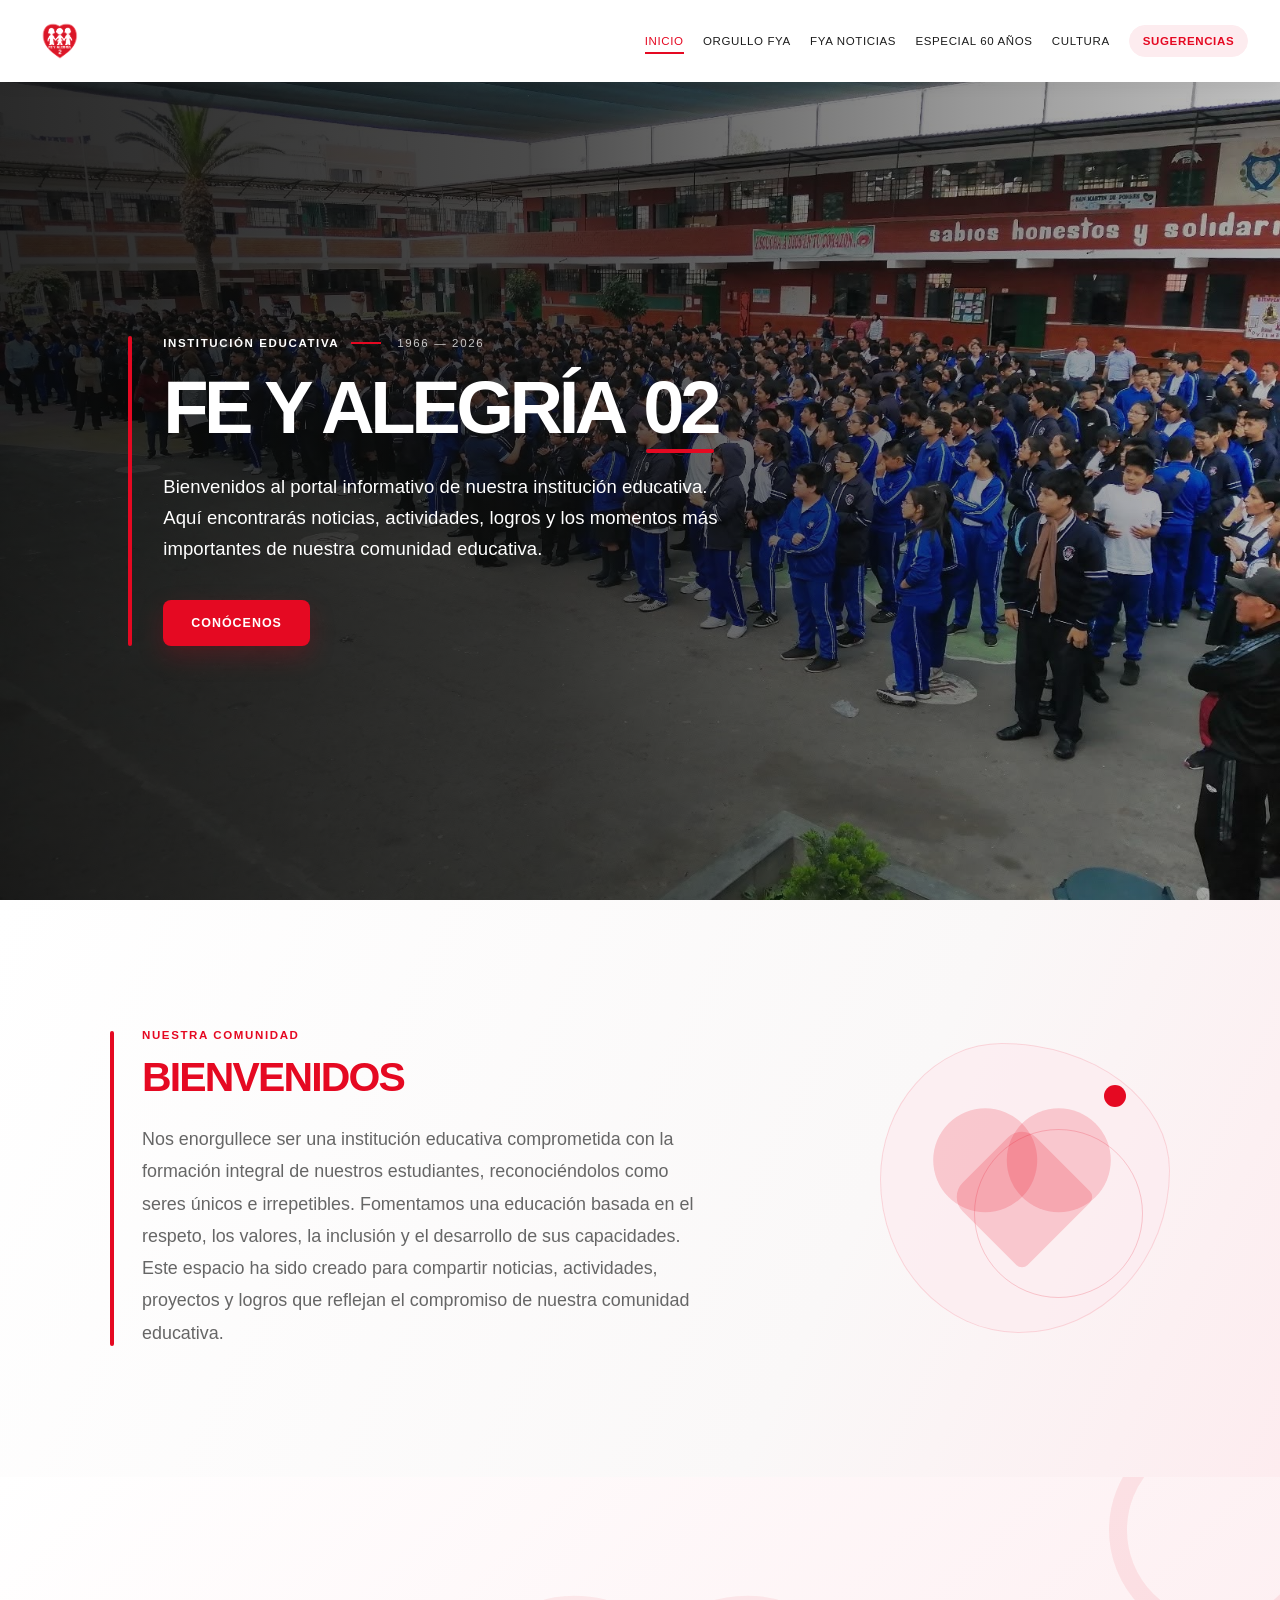
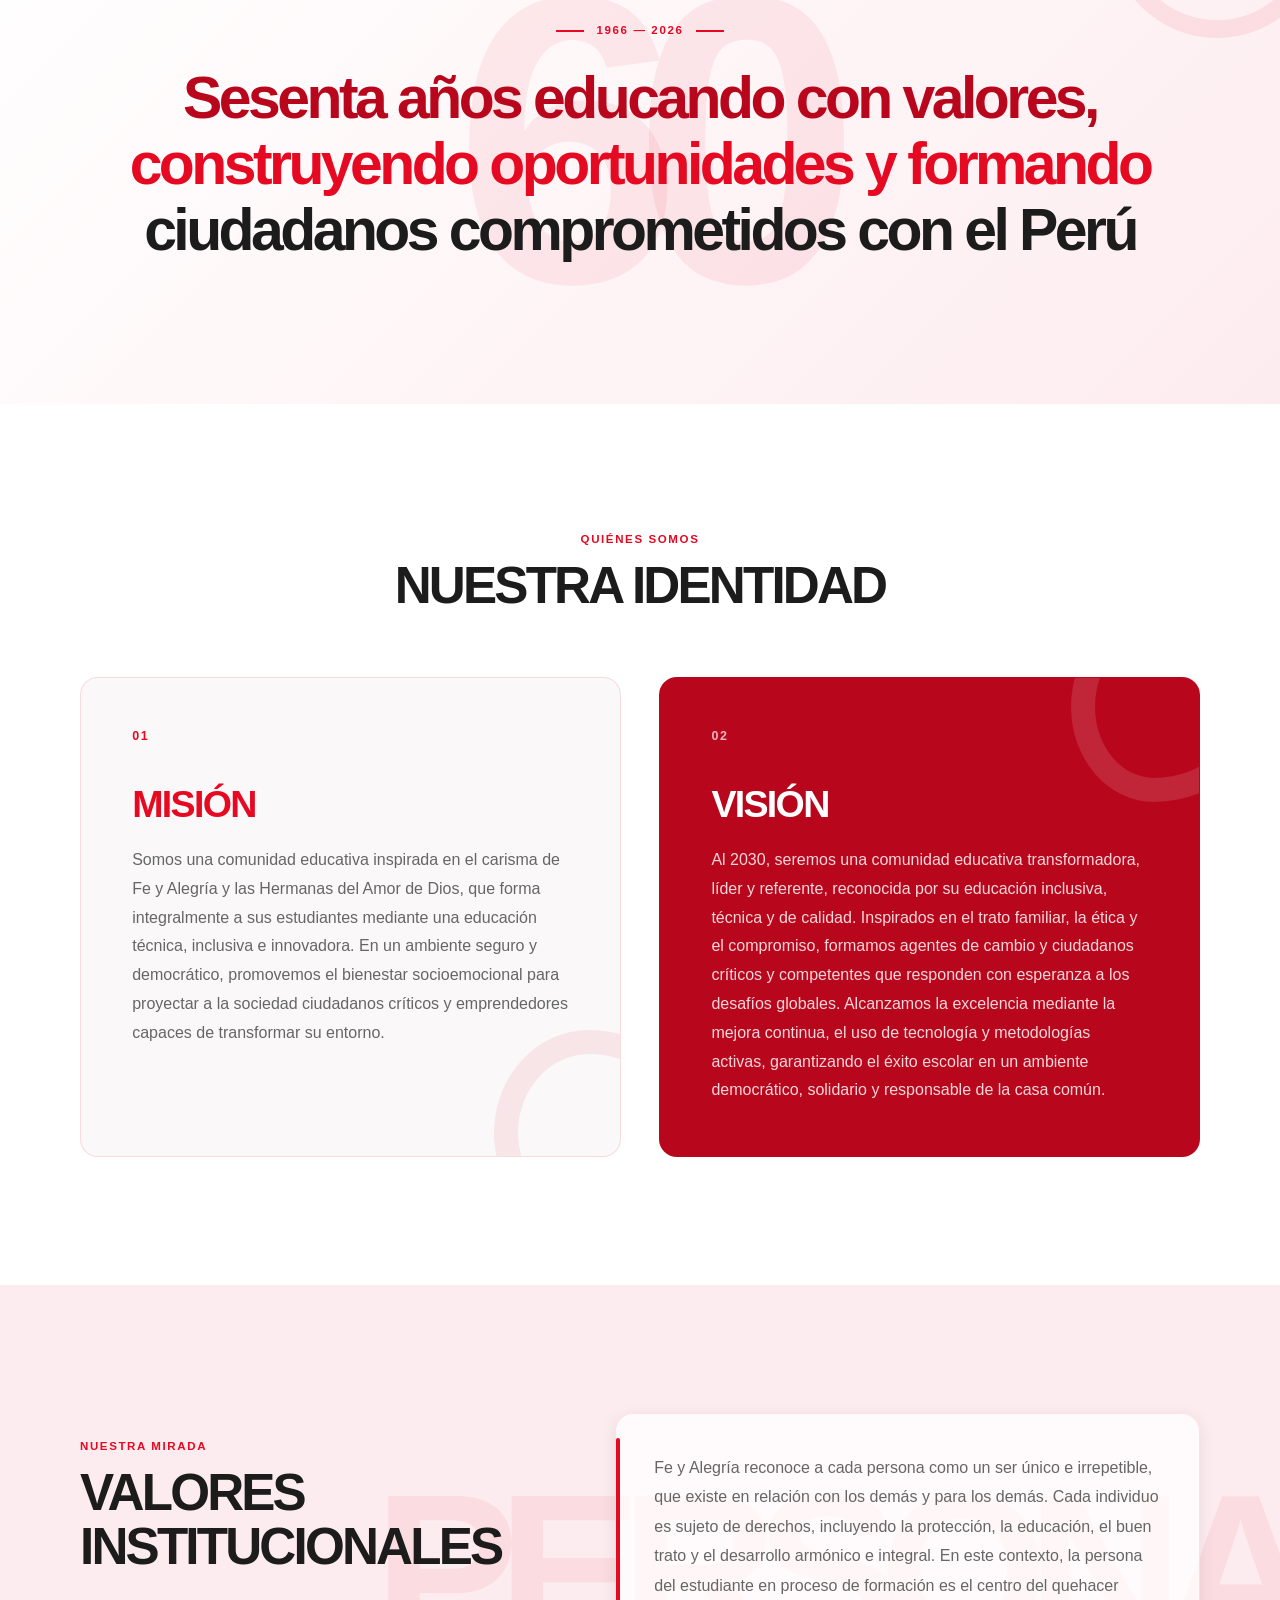
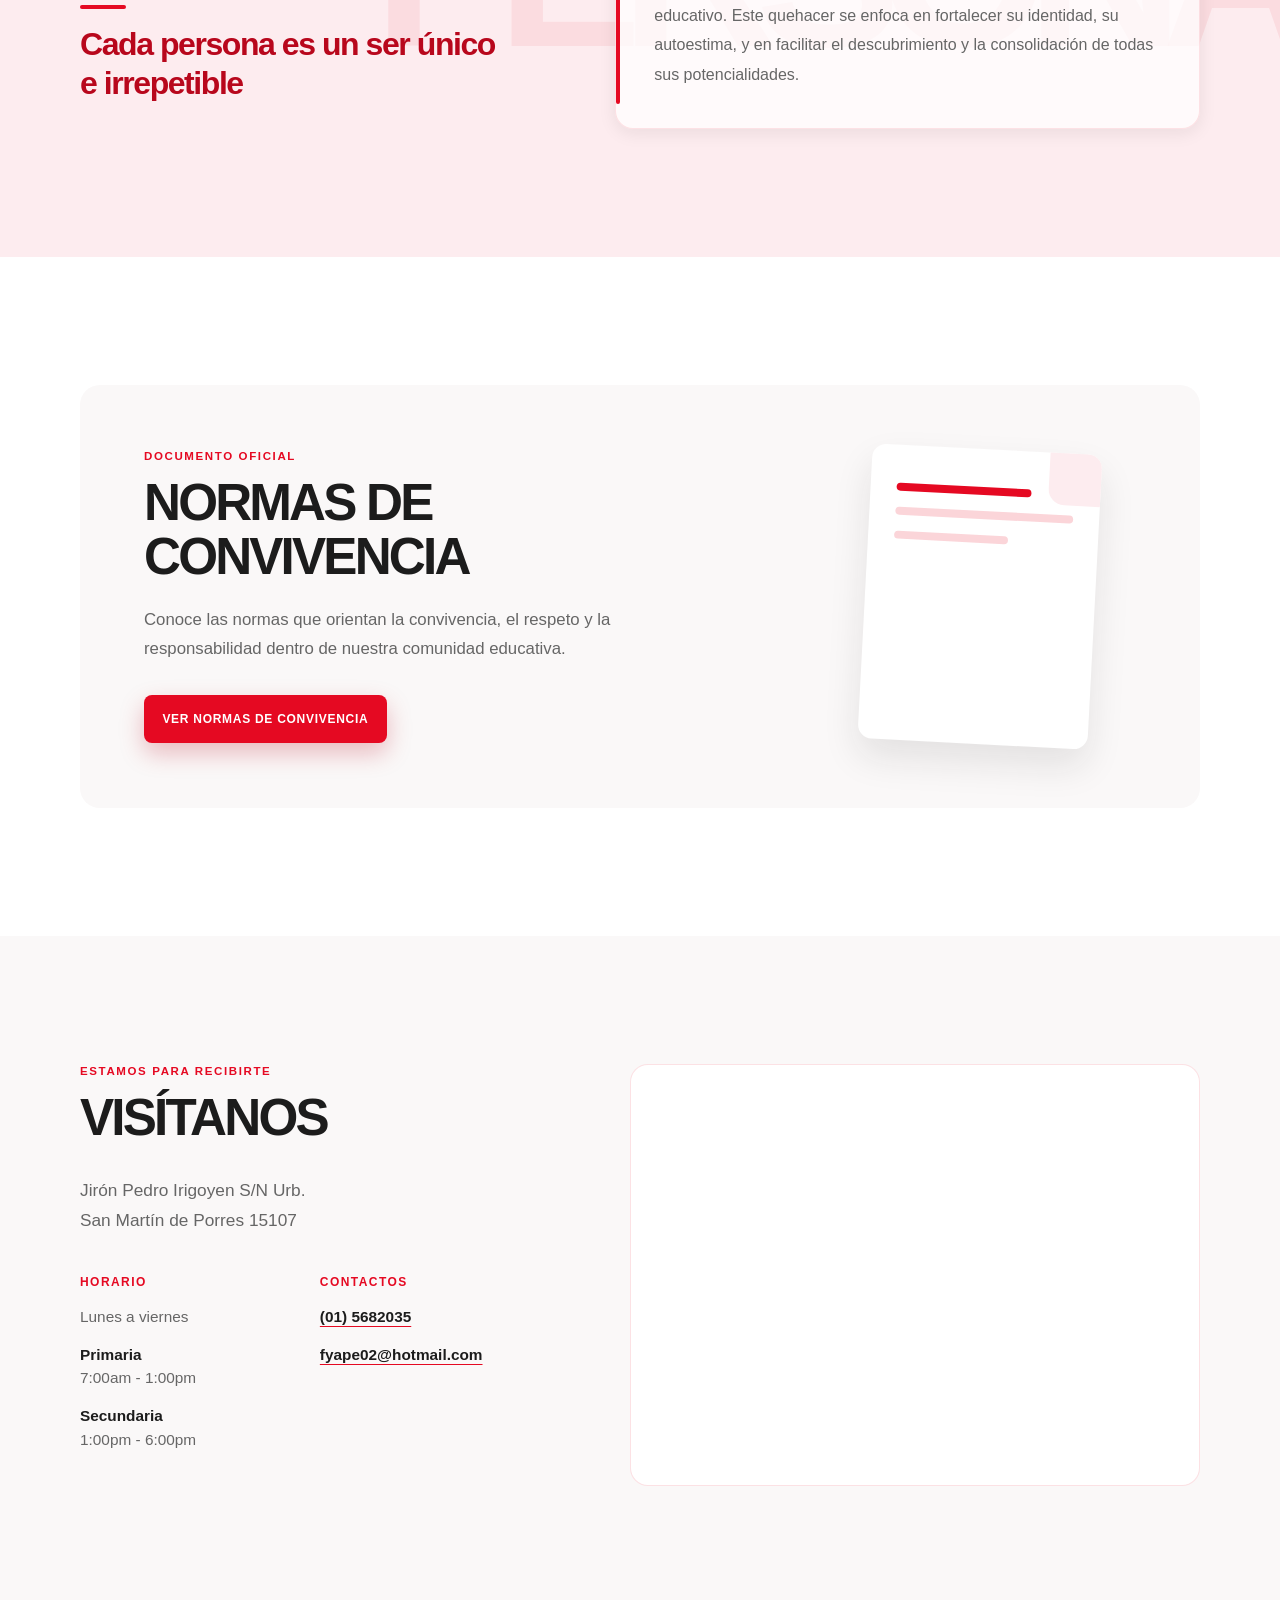
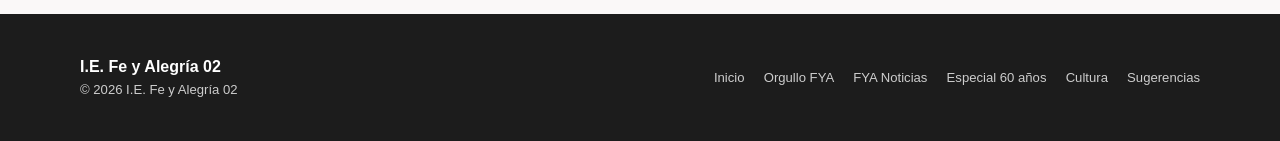
<file: index.html>
<!DOCTYPE html>
<html lang="es">
  <head>
    <meta charset="UTF-8">
    <meta name="viewport" content="width=device-width, initial-scale=1.0">
    <meta name="description" content="Fe y Alegría N.º 2">
    <title>Fe y Alegría N.º 2</title>
    <link rel="stylesheet" href="css/styles.css">
    <script src="js/app.js" defer></script>
  </head>
  <body>
    <header class="site-header">
      <nav class="main-nav" aria-label="Navegación principal">
        <a class="brand" href="index.html" aria-label="Ir al inicio de Fe y Alegría N.º 2">
          <img src="assets/logo/logo-fya.png" alt="Logo de Fe y Alegría N.º 2">
        </a>

        <button class="menu-toggle" type="button" aria-label="Abrir menú de navegación" aria-expanded="false">
          <span></span>
          <span></span>
          <span></span>
        </button>

        <ul class="nav-links">
          <li><a class="is-active" href="index.html" aria-current="page">INICIO</a></li>
          <li><a href="pages/orgullo.html">ORGULLO FYA</a></li>
          <li><a href="pages/noticias.html">FYA NOTICIAS</a></li>
          <li><a href="pages/aniversario.html">ESPECIAL 60 AÑOS</a></li>
          <li><a href="pages/cultura.html">CULTURA</a></li>
          <li><a class="nav-suggestions" href="pages/sugerencias.html">SUGERENCIAS</a></li>
        </ul>
      </nav>
    </header>

    <main>
      <section class="hero" aria-labelledby="hero-title">
        <div class="hero-content">
          <div class="hero-meta">
            <p class="hero-eyebrow">INSTITUCIÓN EDUCATIVA</p>
            <span class="hero-anniversary">1966 — 2026</span>
          </div>
          <h1 id="hero-title">FE Y ALEGRÍA <span>02</span></h1>
          <p>Bienvenidos al portal informativo de nuestra institución educativa. Aquí encontrarás noticias, actividades, logros y los momentos más importantes de nuestra comunidad educativa.</p>
          <a class="hero-button" href="#contenido">CONÓCENOS</a>
        </div>
      </section>

      <section id="contenido" class="welcome-section" aria-labelledby="welcome-title">
        <div class="section-content">
          <div class="welcome-copy">
            <p class="section-eyebrow">NUESTRA COMUNIDAD</p>
            <h2 id="welcome-title">BIENVENIDOS</h2>
            <p>Nos enorgullece ser una institución educativa comprometida con la formación integral de nuestros estudiantes, reconociéndolos como seres únicos e irrepetibles. Fomentamos una educación basada en el respeto, los valores, la inclusión y el desarrollo de sus capacidades. Este espacio ha sido creado para compartir noticias, actividades, proyectos y logros que reflejan el compromiso de nuestra comunidad educativa.</p>
          </div>
          <div class="welcome-art" aria-hidden="true">
            <span class="heart-mark"></span>
          </div>
        </div>
      </section>

      <section class="motto-section" aria-labelledby="motto-title">
        <div class="motto-content">
          <span class="motto-number" aria-hidden="true">60</span>
          <p class="motto-year">1966 — 2026</p>
          <h2 id="motto-title">
            <span>Sesenta años educando con valores,</span>
            <span>construyendo oportunidades y formando</span>
            <span>ciudadanos comprometidos con el Perú</span>
          </h2>
        </div>
      </section>

      <section class="identity-section" aria-labelledby="identity-title">
        <div class="identity-heading">
          <p class="section-eyebrow">QUIÉNES SOMOS</p>
          <h2 id="identity-title">NUESTRA IDENTIDAD</h2>
        </div>
        <div class="identity-grid">
          <article class="identity-card identity-card--mission">
            <span class="identity-number" aria-hidden="true">01</span>
            <h3>MISIÓN</h3>
            <p>Somos una comunidad educativa inspirada en el carisma de Fe y Alegría y las Hermanas del Amor de Dios, que forma integralmente a sus estudiantes mediante una educación técnica, inclusiva e innovadora. En un ambiente seguro y democrático, promovemos el bienestar socioemocional para proyectar a la sociedad ciudadanos críticos y emprendedores capaces de transformar su entorno.</p>
          </article>
          <article class="identity-card identity-card--vision">
            <span class="identity-number" aria-hidden="true">02</span>
            <h3>VISIÓN</h3>
            <p>Al 2030, seremos una comunidad educativa transformadora, líder y referente, reconocida por su educación inclusiva, técnica y de calidad. Inspirados en el trato familiar, la ética y el compromiso, formamos agentes de cambio y ciudadanos críticos y competentes que responden con esperanza a los desafíos globales. Alcanzamos la excelencia mediante la mejora continua, el uso de tecnología y metodologías activas, garantizando el éxito escolar en un ambiente democrático, solidario y responsable de la casa común.</p>
          </article>
        </div>
      </section>

      <section class="values-section" aria-labelledby="values-title">
        <span class="values-watermark" aria-hidden="true">PERSONA</span>
        <div class="values-content">
          <div class="values-intro">
            <p class="section-eyebrow">NUESTRA MIRADA</p>
            <h2 id="values-title">VALORES INSTITUCIONALES</h2>
            <p class="values-quote">Cada persona es un ser único e irrepetible</p>
          </div>
          <div class="values-text">
            <p>Fe y Alegría reconoce a cada persona como un ser único e irrepetible, que existe en relación con los demás y para los demás. Cada individuo es sujeto de derechos, incluyendo la protección, la educación, el buen trato y el desarrollo armónico e integral. En este contexto, la persona del estudiante en proceso de formación es el centro del quehacer educativo. Este quehacer se enfoca en fortalecer su identidad, su autoestima, y en facilitar el descubrimiento y la consolidación de todas sus potencialidades.</p>
          </div>
        </div>
      </section>

      <section class="norms-section" aria-labelledby="norms-title">
        <div class="norms-content">
          <div class="norms-copy">
            <p class="section-eyebrow">DOCUMENTO OFICIAL</p>
            <h2 id="norms-title">NORMAS DE CONVIVENCIA</h2>
            <p>Conoce las normas que orientan la convivencia, el respeto y la responsabilidad dentro de nuestra comunidad educativa.</p>
            <a class="norms-button" href="assets/docs/normas-convivencia.pdf" target="_blank" rel="noopener noreferrer">VER NORMAS DE CONVIVENCIA</a>
          </div>
          <div class="document-illustration" aria-hidden="true">
            <span></span>
            <span></span>
            <span></span>
          </div>
        </div>
      </section>

      <section class="contact-section" aria-labelledby="contact-title">
        <div class="contact-layout">
          <div class="contact-info">
            <p class="section-eyebrow">ESTAMOS PARA RECIBIRTE</p>
            <h2 id="contact-title">VISÍTANOS</h2>
            <address>Jirón Pedro Irigoyen S/N Urb.<br>San Martín de Porres 15107</address>

            <div class="contact-details">
              <div>
                <h3>HORARIO</h3>
                <p>Lunes a viernes</p>
                <p><strong>Primaria</strong><br>7:00am - 1:00pm</p>
                <p><strong>Secundaria</strong><br>1:00pm - 6:00pm</p>
              </div>
              <div>
                <h3>CONTACTOS</h3>
                <p><a href="tel:+5115682035">(01) 5682035</a></p>
                <p><a href="mailto:fyape02@hotmail.com">fyape02@hotmail.com</a></p>
              </div>
            </div>
          </div>
          <div class="map-frame">
            <iframe src="https://www.google.com/maps/embed?pb=!1m18!1m12!1m3!1d1720.5621700836477!2d-77.07723274733091!3d-12.023610809763538!2m3!1f0!2f0!3f0!3m2!1i1024!2i768!4f13.1!3m3!1m2!1s0x9105cfdfc610ba79%3A0x1c4d7f48298b1c09!2zRmUgeSBBbGVncsOtYSBOwrAy!5e0!3m2!1sen!2spe!4v1790749139251!5m2!1sen!2spe" width="600" height="450" style="border:0;" allowfullscreen="" loading="lazy" referrerpolicy="strict-origin-when-cross-origin"></iframe>
          </div>
        </div>
      </section>
    </main>

    <footer class="site-footer">
      <div class="footer-content">
        <div>
          <p class="footer-name">I.E. Fe y Alegría 02</p>
          <p class="footer-copy">© 2026 I.E. Fe y Alegría 02</p>
        </div>
        <nav aria-label="Navegación secundaria">
          <ul class="footer-links">
            <li><a href="index.html">Inicio</a></li>
            <li><a href="pages/orgullo.html">Orgullo FYA</a></li>
            <li><a href="pages/noticias.html">FYA Noticias</a></li>
            <li><a href="pages/aniversario.html">Especial 60 años</a></li>
            <li><a href="pages/cultura.html">Cultura</a></li>
            <li><a href="pages/sugerencias.html">Sugerencias</a></li>
          </ul>
        </nav>
      </div>
    </footer>
  </body>
</html>
</file>
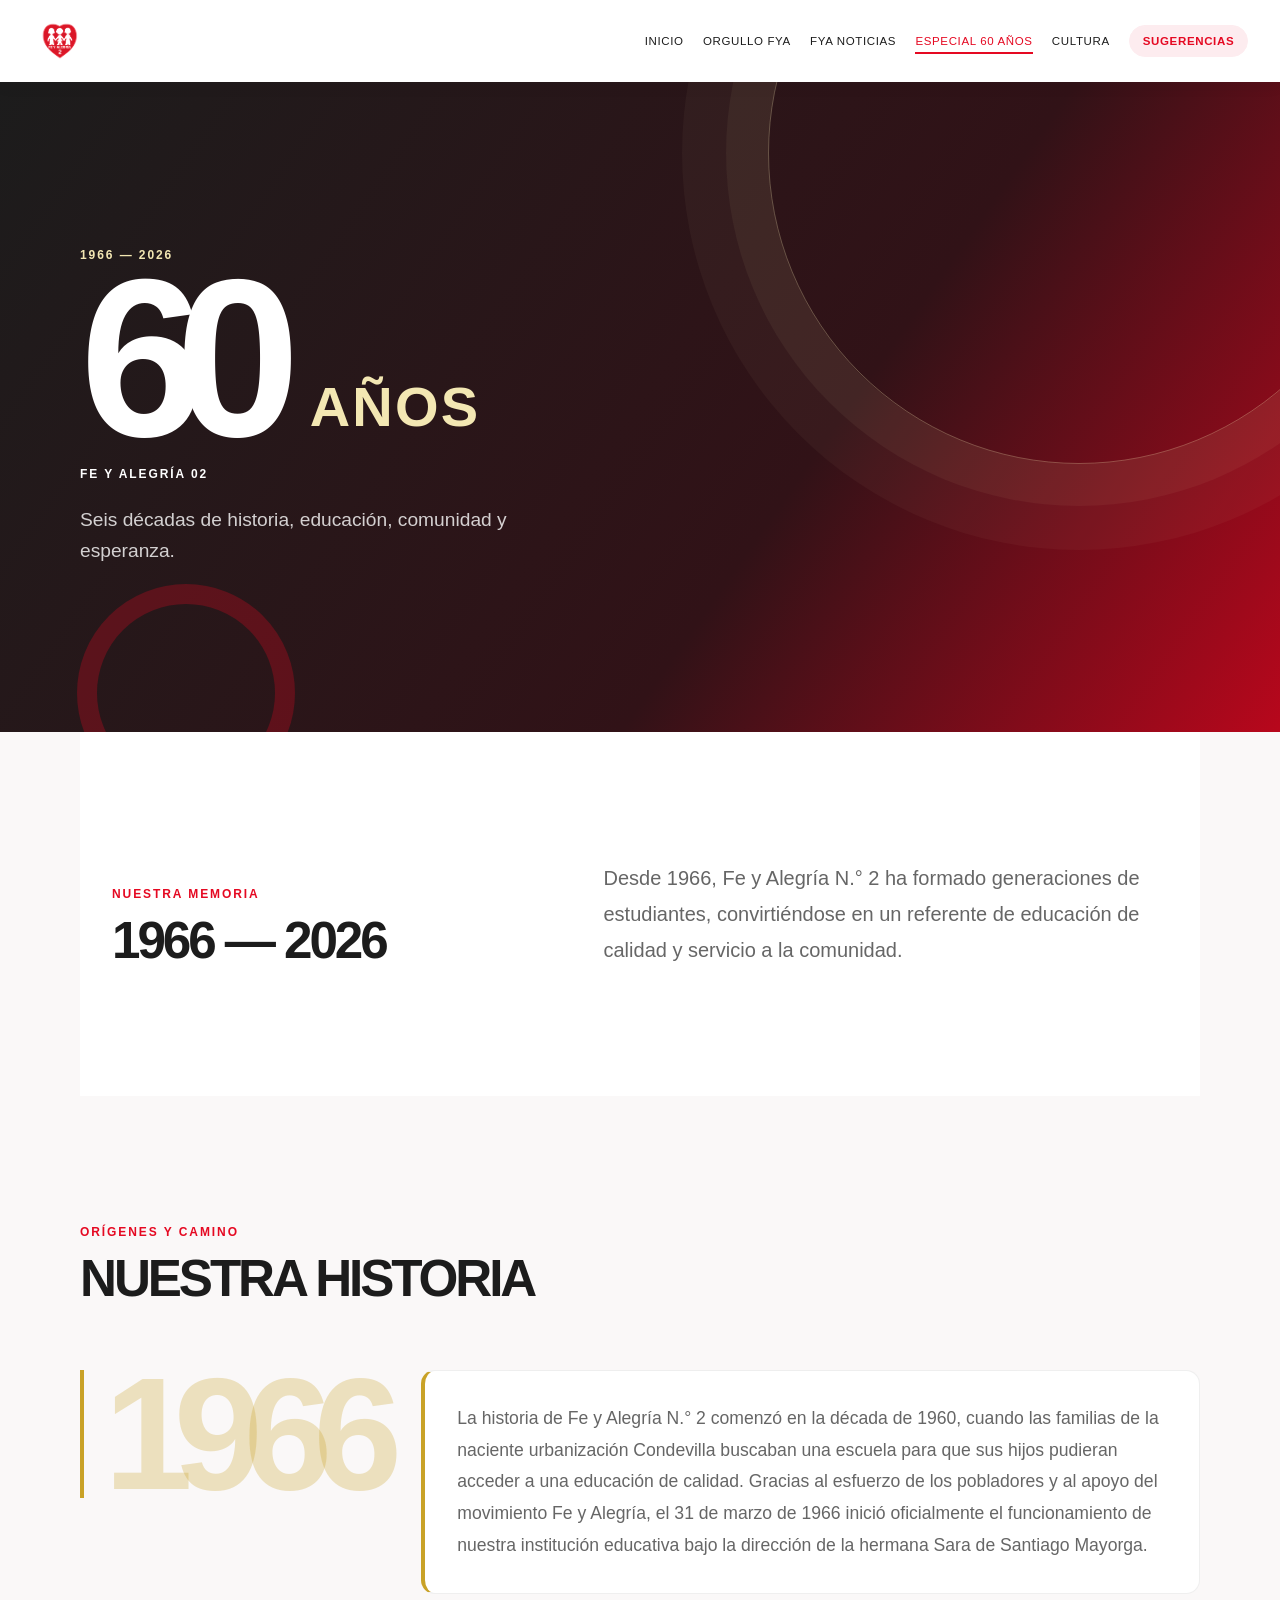
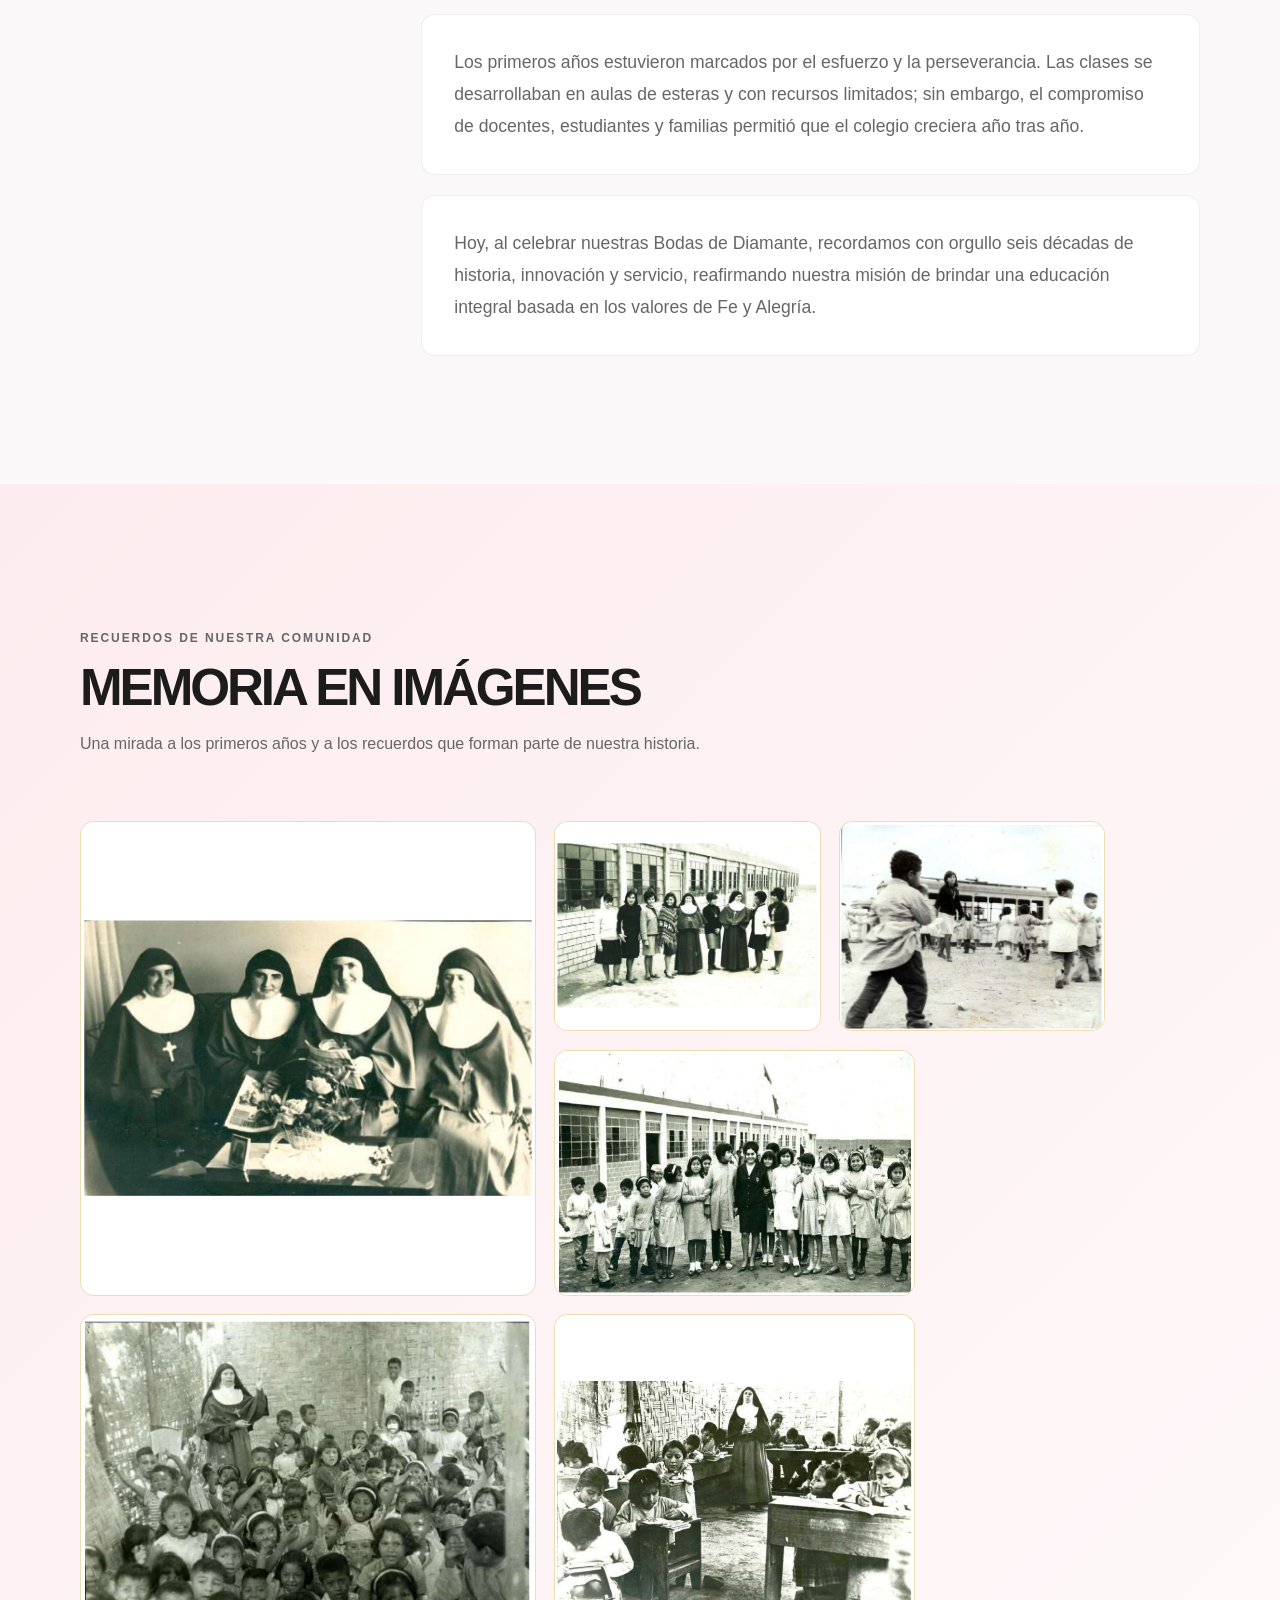
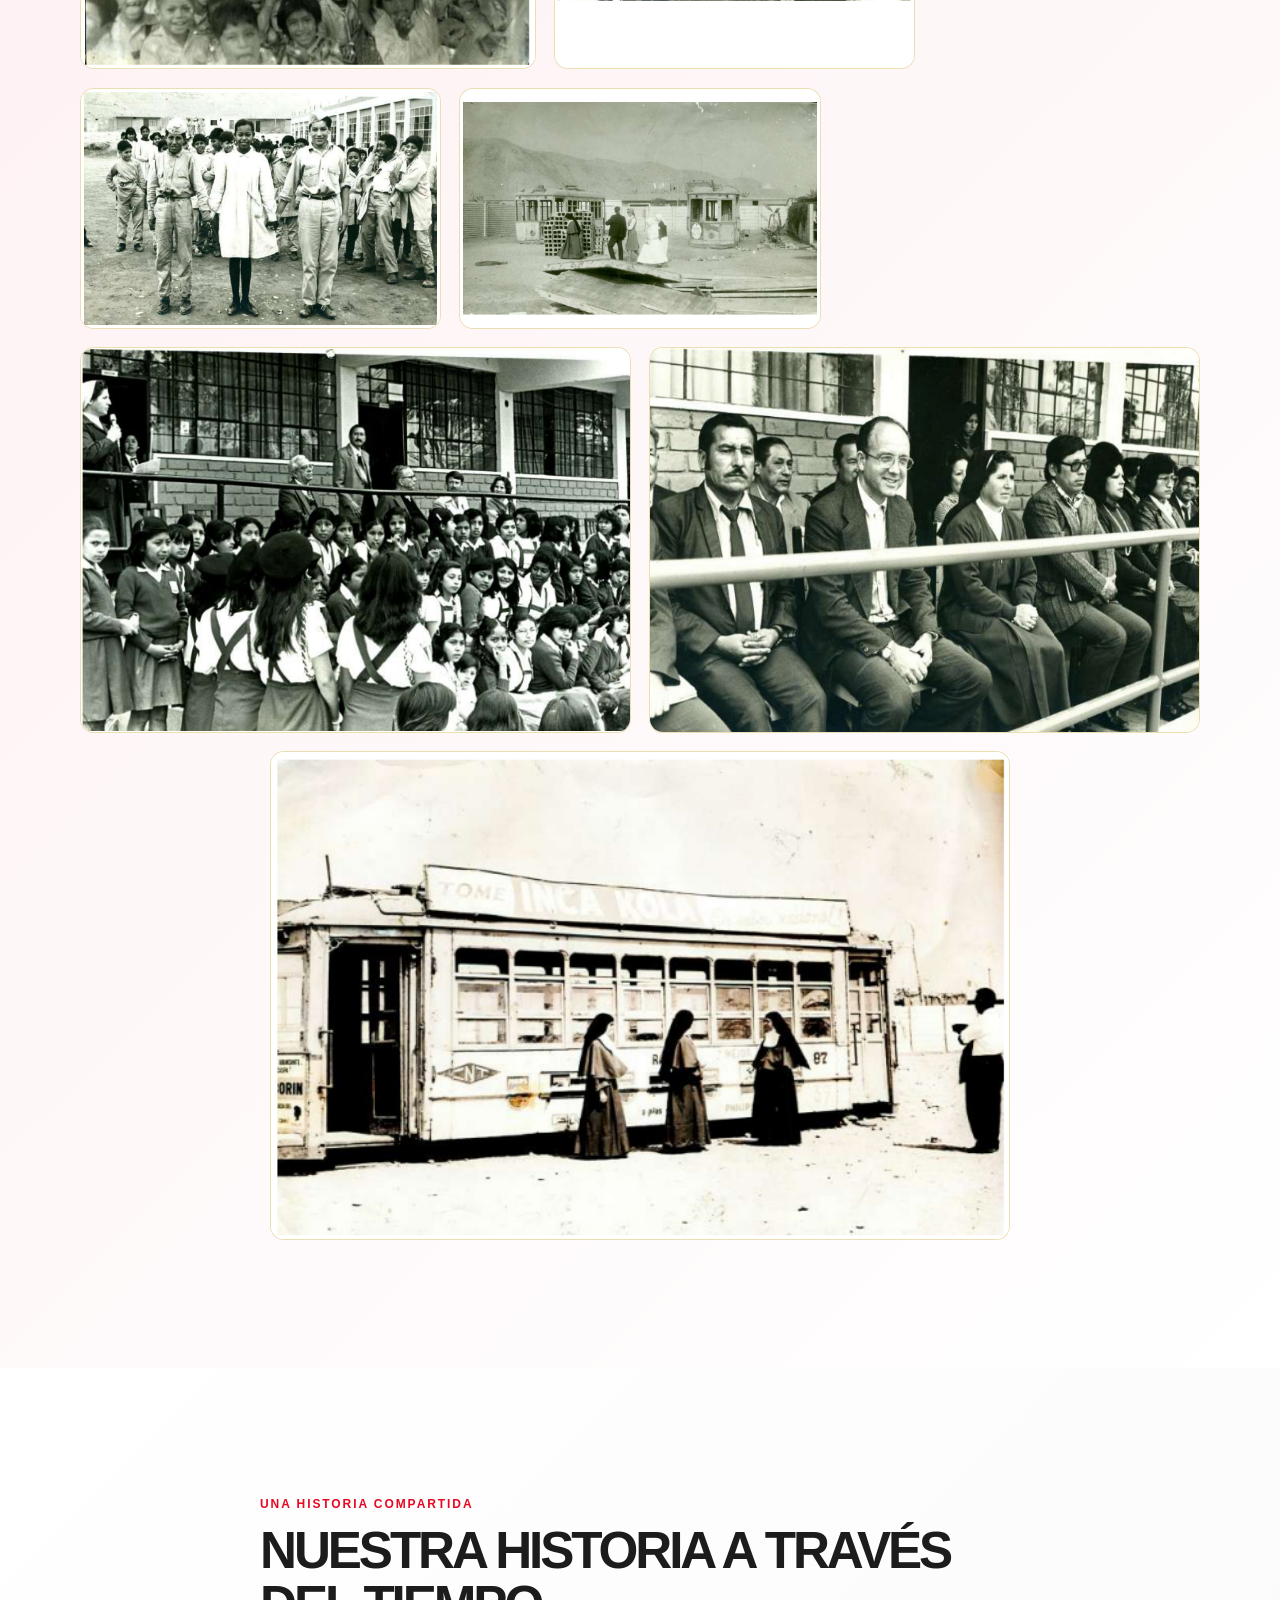
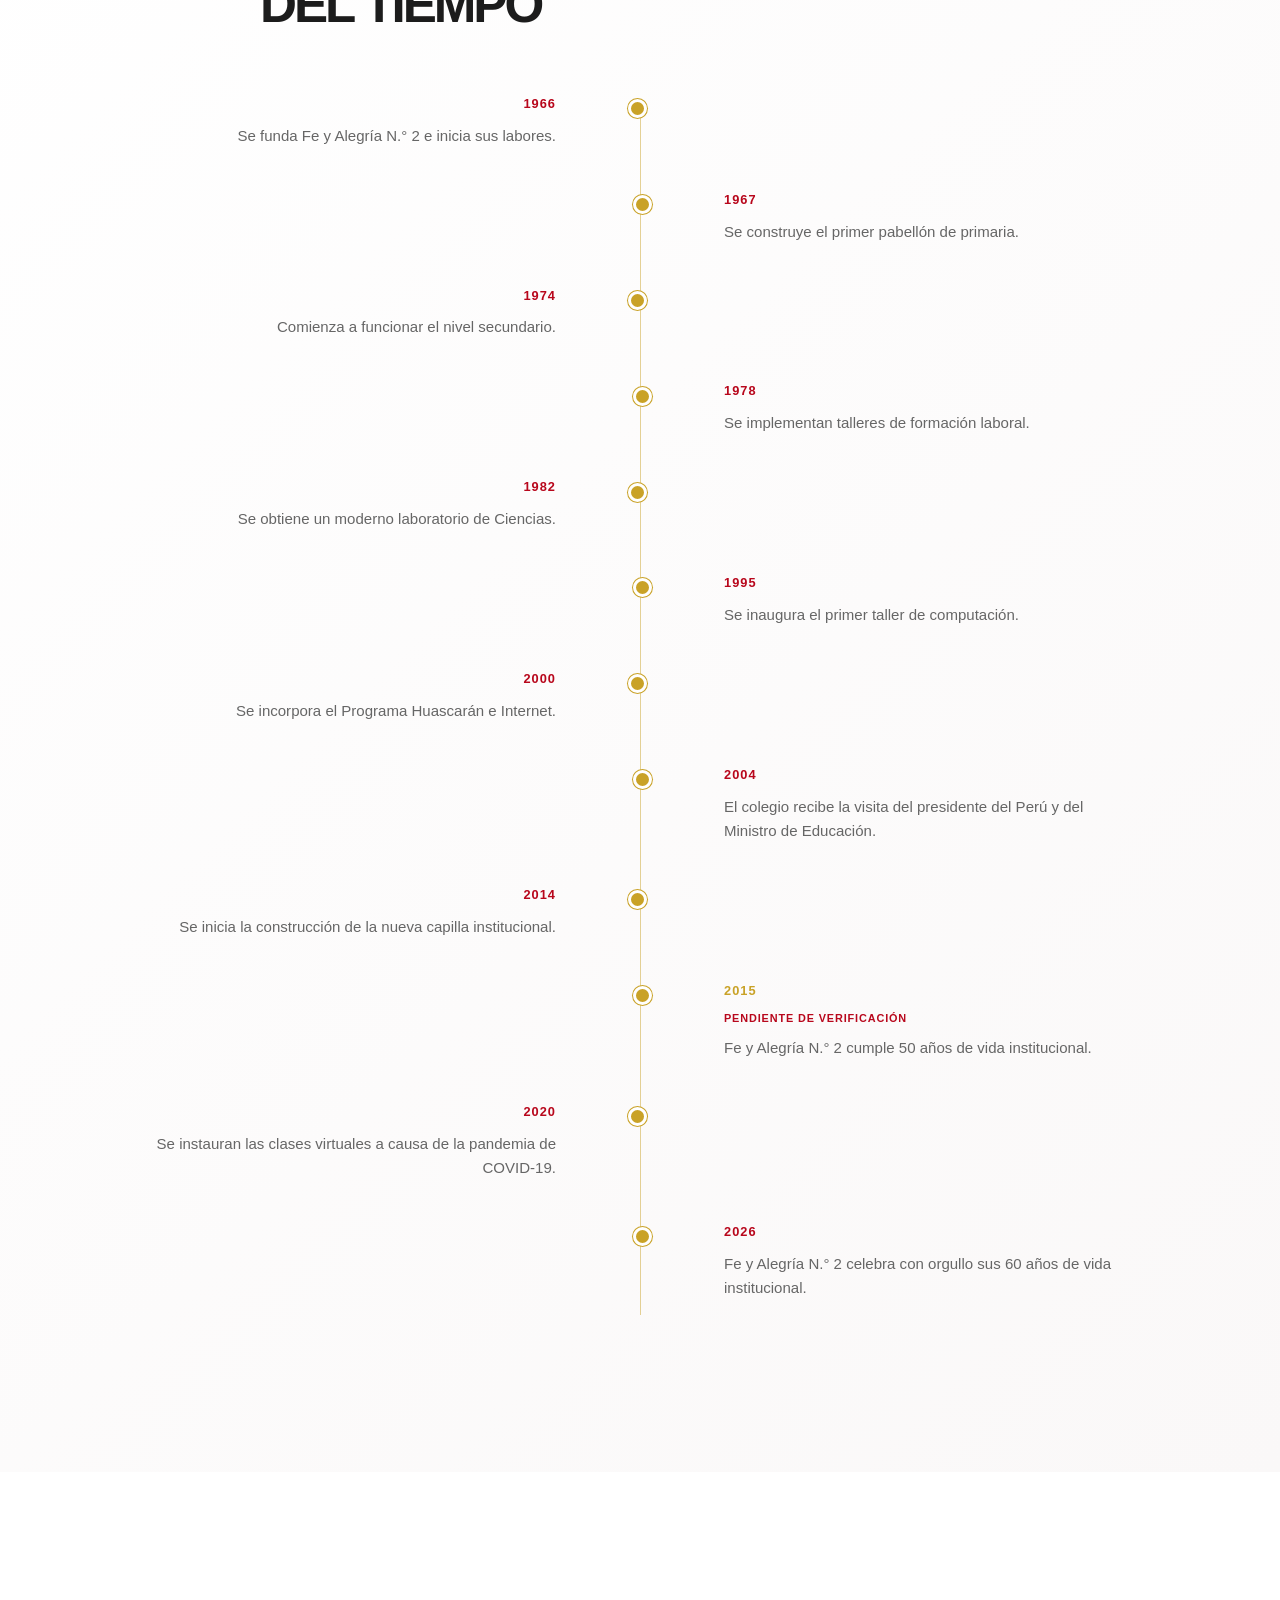
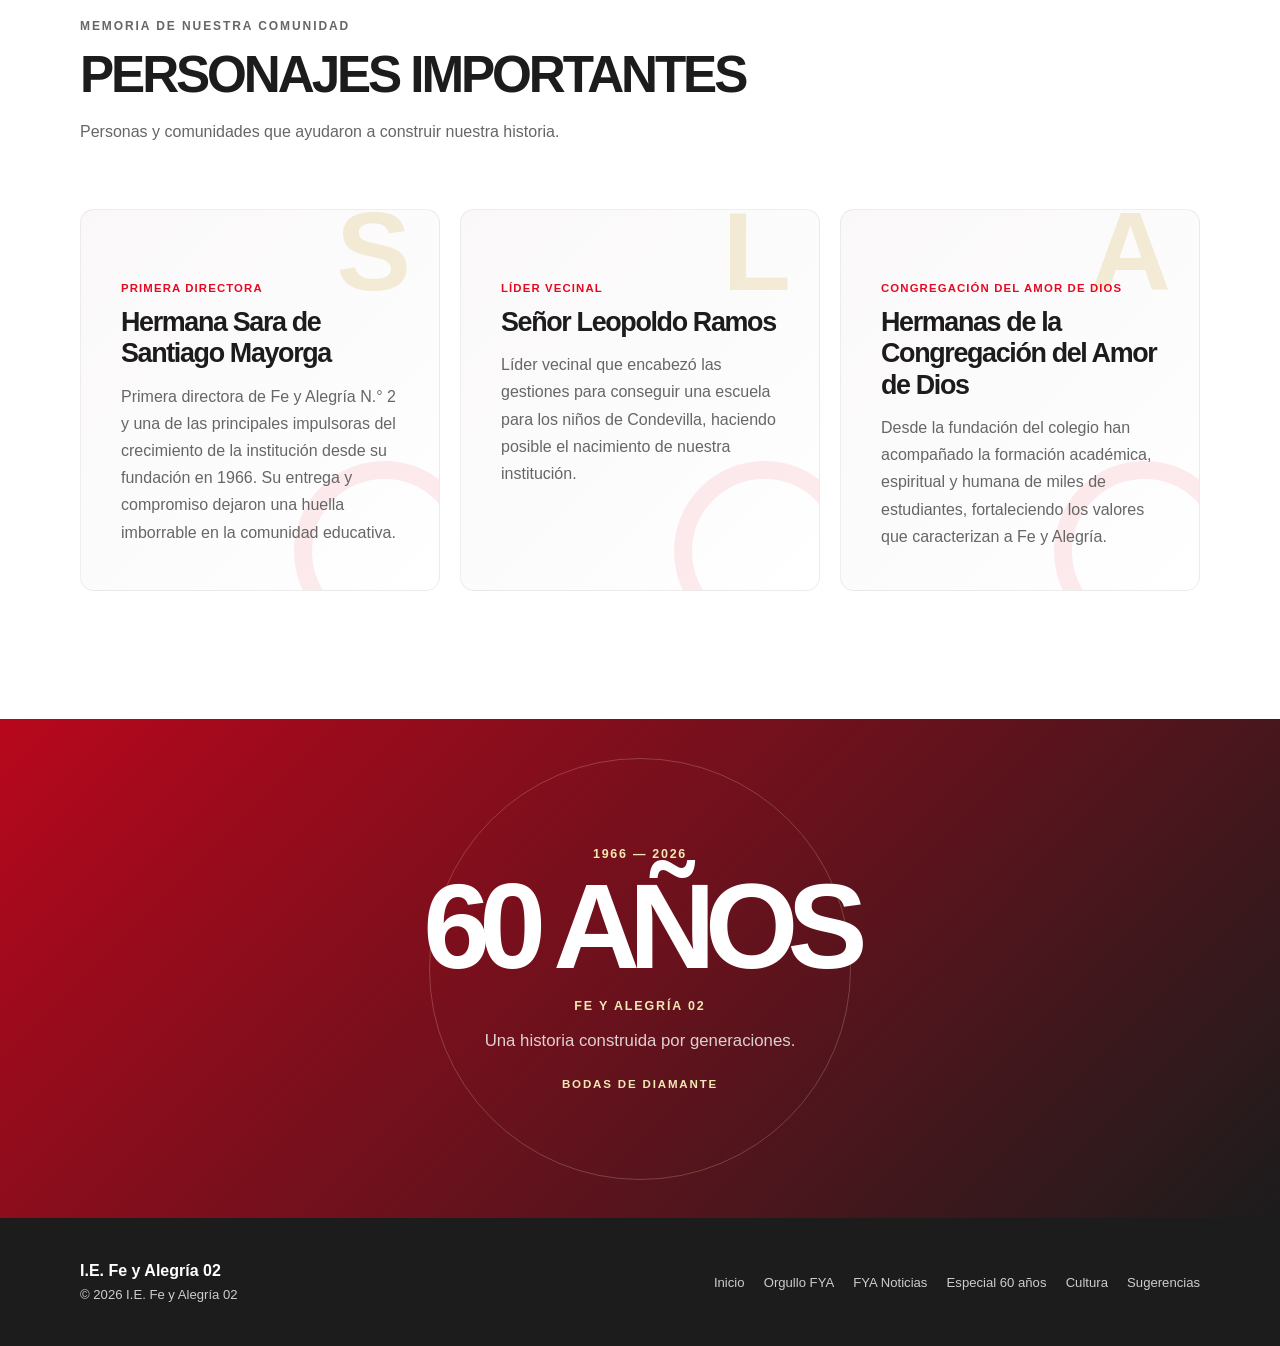
<file: pages/aniversario.html>
<!DOCTYPE html>
<html lang="es">
  <head>
    <meta charset="UTF-8">
    <meta name="viewport" content="width=device-width, initial-scale=1.0">
    <meta name="description" content="Especial 60 años — Fe y Alegría 02">
    <title>Especial 60 años | Fe y Alegría 02</title>
    <link rel="stylesheet" href="../css/styles.css">
    <script src="../js/app.js" defer></script>
  </head>
  <body>
    <header class="site-header">
      <nav class="main-nav" aria-label="Navegación principal">
        <a class="brand" href="../index.html" aria-label="Ir al inicio de Fe y Alegría 02">
          <img src="../assets/logo/logo-fya.png" alt="Logo de Fe y Alegría 02">
        </a>
        <button class="menu-toggle" type="button" aria-label="Abrir menú de navegación" aria-expanded="false">
          <span></span><span></span><span></span>
        </button>
        <ul class="nav-links">
          <li><a href="../index.html">INICIO</a></li>
          <li><a href="orgullo.html">ORGULLO FYA</a></li>
          <li><a href="noticias.html">FYA NOTICIAS</a></li>
          <li><a class="is-active" href="aniversario.html" aria-current="page">ESPECIAL 60 AÑOS</a></li>
          <li><a href="cultura.html">CULTURA</a></li>
          <li><a class="nav-suggestions" href="sugerencias.html">SUGERENCIAS</a></li>
        </ul>
      </nav>
    </header>

    <main class="anniversary-page">
      <section class="anniversary-hero" aria-labelledby="anniversary-title">
        <div class="anniversary-hero-content">
          <p class="anniversary-years">1966 — 2026</p>
          <h1 id="anniversary-title">60 <span>AÑOS</span></h1>
          <p class="anniversary-school">FE Y ALEGRÍA 02</p>
          <p class="anniversary-tagline">Seis décadas de historia, educación, comunidad y esperanza.</p>
        </div>
      </section>

      <section class="anniversary-intro" aria-labelledby="intro-title">
        <div>
          <p class="anniversary-eyebrow">NUESTRA MEMORIA</p>
          <h2 id="intro-title">1966 — 2026</h2>
        </div>
        <p>Desde 1966, Fe y Alegría N.° 2 ha formado generaciones de estudiantes, convirtiéndose en un referente de educación de calidad y servicio a la comunidad.</p>
      </section>

      <section class="history-section" aria-labelledby="history-title">
        <div class="history-heading">
          <p class="anniversary-eyebrow">ORÍGENES Y CAMINO</p>
          <h2 id="history-title">NUESTRA HISTORIA</h2>
        </div>
        <div class="history-layout">
          <p class="history-lead" aria-hidden="true">1966</p>
          <div class="history-copy">
            <p>La historia de Fe y Alegría N.° 2 comenzó en la década de 1960, cuando las familias de la naciente urbanización Condevilla buscaban una escuela para que sus hijos pudieran acceder a una educación de calidad. Gracias al esfuerzo de los pobladores y al apoyo del movimiento Fe y Alegría, el 31 de marzo de 1966 inició oficialmente el funcionamiento de nuestra institución educativa bajo la dirección de la hermana Sara de Santiago Mayorga.</p>
            <p>Los primeros años estuvieron marcados por el esfuerzo y la perseverancia. Las clases se desarrollaban en aulas de esteras y con recursos limitados; sin embargo, el compromiso de docentes, estudiantes y familias permitió que el colegio creciera año tras año.</p>
            <p>Hoy, al celebrar nuestras Bodas de Diamante, recordamos con orgullo seis décadas de historia, innovación y servicio, reafirmando nuestra misión de brindar una educación integral basada en los valores de Fe y Alegría.</p>
          </div>
        </div>
      </section>

      <section class="memory-section" aria-labelledby="memory-title">
        <div class="memory-heading">
          <p class="anniversary-eyebrow">RECUERDOS DE NUESTRA COMUNIDAD</p>
          <h2 id="memory-title">MEMORIA EN IMÁGENES</h2>
          <p>Una mirada a los primeros años y a los recuerdos que forman parte de nuestra historia.</p>
        </div>
        <div class="memory-gallery">
          <figure class="memory-photo"><img src="../assets/images/aniversario/imagen_001.png" alt="Fotografía histórica 1 de Fe y Alegría 02"></figure>
          <figure class="memory-photo"><img src="../assets/images/aniversario/imagen_002.png" alt="Fotografía histórica 2 de Fe y Alegría 02"></figure>
          <figure class="memory-photo"><img src="../assets/images/aniversario/imagen_003.png" alt="Fotografía histórica 3 de Fe y Alegría 02"></figure>
          <figure class="memory-photo"><img src="../assets/images/aniversario/imagen_004.png" alt="Fotografía histórica 4 de Fe y Alegría 02"></figure>
          <figure class="memory-photo"><img src="../assets/images/aniversario/imagen_005.png" alt="Fotografía histórica 5 de Fe y Alegría 02"></figure>
          <figure class="memory-photo"><img src="../assets/images/aniversario/imagen_006.png" alt="Fotografía histórica 6 de Fe y Alegría 02"></figure>
          <figure class="memory-photo"><img src="../assets/images/aniversario/imagen_007.png" alt="Fotografía histórica 7 de Fe y Alegría 02"></figure>
          <figure class="memory-photo"><img src="../assets/images/aniversario/imagen_008.png" alt="Fotografía histórica 8 de Fe y Alegría 02"></figure>
          <figure class="memory-photo"><img src="../assets/images/aniversario/imagen_009.png" alt="Fotografía histórica 9 de Fe y Alegría 02"></figure>
          <figure class="memory-photo"><img src="../assets/images/aniversario/imagen_010.png" alt="Fotografía histórica 10 de Fe y Alegría 02"></figure>
          <figure class="memory-photo"><img src="../assets/images/aniversario/imagen_011.png" alt="Fotografía histórica 11 de Fe y Alegría 02"></figure>
        </div>
      </section>

      <section class="timeline-section" aria-labelledby="timeline-title">
        <div class="timeline-heading">
          <p class="anniversary-eyebrow">UNA HISTORIA COMPARTIDA</p>
          <h2 id="timeline-title">NUESTRA HISTORIA A TRAVÉS DEL TIEMPO</h2>
        </div>
        <ol class="timeline">
          <li><span>1966</span><p>Se funda Fe y Alegría N.° 2 e inicia sus labores.</p></li>
          <li><span>1967</span><p>Se construye el primer pabellón de primaria.</p></li>
          <li><span>1974</span><p>Comienza a funcionar el nivel secundario.</p></li>
          <li><span>1978</span><p>Se implementan talleres de formación laboral.</p></li>
          <li><span>1982</span><p>Se obtiene un moderno laboratorio de Ciencias.</p></li>
          <li><span>1995</span><p>Se inaugura el primer taller de computación.</p></li>
          <li><span>2000</span><p>Se incorpora el Programa Huascarán e Internet.</p></li>
          <li><span>2004</span><p>El colegio recibe la visita del presidente del Perú y del Ministro de Educación.</p></li>
          <li><span>2014</span><p>Se inicia la construcción de la nueva capilla institucional.</p></li>
          <!-- VERIFICAR FECHA: 50 años desde 1966 corresponderían a 2016 -->
          <li class="timeline-pending"><span>2015</span><p class="timeline-verification">PENDIENTE DE VERIFICACIÓN</p><p>Fe y Alegría N.° 2 cumple 50 años de vida institucional.</p></li>
          <li><span>2020</span><p>Se instauran las clases virtuales a causa de la pandemia de COVID-19.</p></li>
          <li><span>2026</span><p>Fe y Alegría N.° 2 celebra con orgullo sus 60 años de vida institucional.</p></li>
        </ol>
      </section>

      <section class="characters-section" aria-labelledby="characters-title">
        <div class="characters-heading">
          <p class="anniversary-eyebrow">MEMORIA DE NUESTRA COMUNIDAD</p>
          <h2 id="characters-title">PERSONAJES IMPORTANTES</h2>
          <p>Personas y comunidades que ayudaron a construir nuestra historia.</p>
        </div>
        <div class="characters-grid">
          <article class="character-card">
            <span class="character-initial" aria-hidden="true">S</span>
            <p class="character-role">PRIMERA DIRECTORA</p>
            <h3>Hermana Sara de Santiago Mayorga</h3>
            <p>Primera directora de Fe y Alegría N.° 2 y una de las principales impulsoras del crecimiento de la institución desde su fundación en 1966. Su entrega y compromiso dejaron una huella imborrable en la comunidad educativa.</p>
          </article>
          <article class="character-card">
            <span class="character-initial" aria-hidden="true">L</span>
            <p class="character-role">LÍDER VECINAL</p>
            <h3>Señor Leopoldo Ramos</h3>
            <p>Líder vecinal que encabezó las gestiones para conseguir una escuela para los niños de Condevilla, haciendo posible el nacimiento de nuestra institución.</p>
          </article>
          <article class="character-card">
            <span class="character-initial" aria-hidden="true">A</span>
            <p class="character-role">CONGREGACIÓN DEL AMOR DE DIOS</p>
            <h3>Hermanas de la Congregación del Amor de Dios</h3>
            <p>Desde la fundación del colegio han acompañado la formación académica, espiritual y humana de miles de estudiantes, fortaleciendo los valores que caracterizan a Fe y Alegría.</p>
          </article>
        </div>
      </section>

      <section class="anniversary-closing" aria-label="Cierre conmemorativo">
        <p>1966 — 2026</p>
        <h2>60 AÑOS</h2>
        <p class="closing-school">FE Y ALEGRÍA 02</p>
        <p class="closing-phrase">Una historia construida por generaciones.</p>
        <p class="closing-diamond">BODAS DE DIAMANTE</p>
      </section>
    </main>

    <footer class="site-footer">
      <div class="footer-content">
        <div><p class="footer-name">I.E. Fe y Alegría 02</p><p class="footer-copy">© 2026 I.E. Fe y Alegría 02</p></div>
        <nav aria-label="Navegación secundaria">
          <ul class="footer-links">
            <li><a href="../index.html">Inicio</a></li><li><a href="orgullo.html">Orgullo FYA</a></li><li><a href="noticias.html">FYA Noticias</a></li><li><a href="aniversario.html">Especial 60 años</a></li><li><a href="cultura.html">Cultura</a></li><li><a href="sugerencias.html">Sugerencias</a></li>
          </ul>
        </nav>
      </div>
    </footer>
  </body>
</html>
</file>
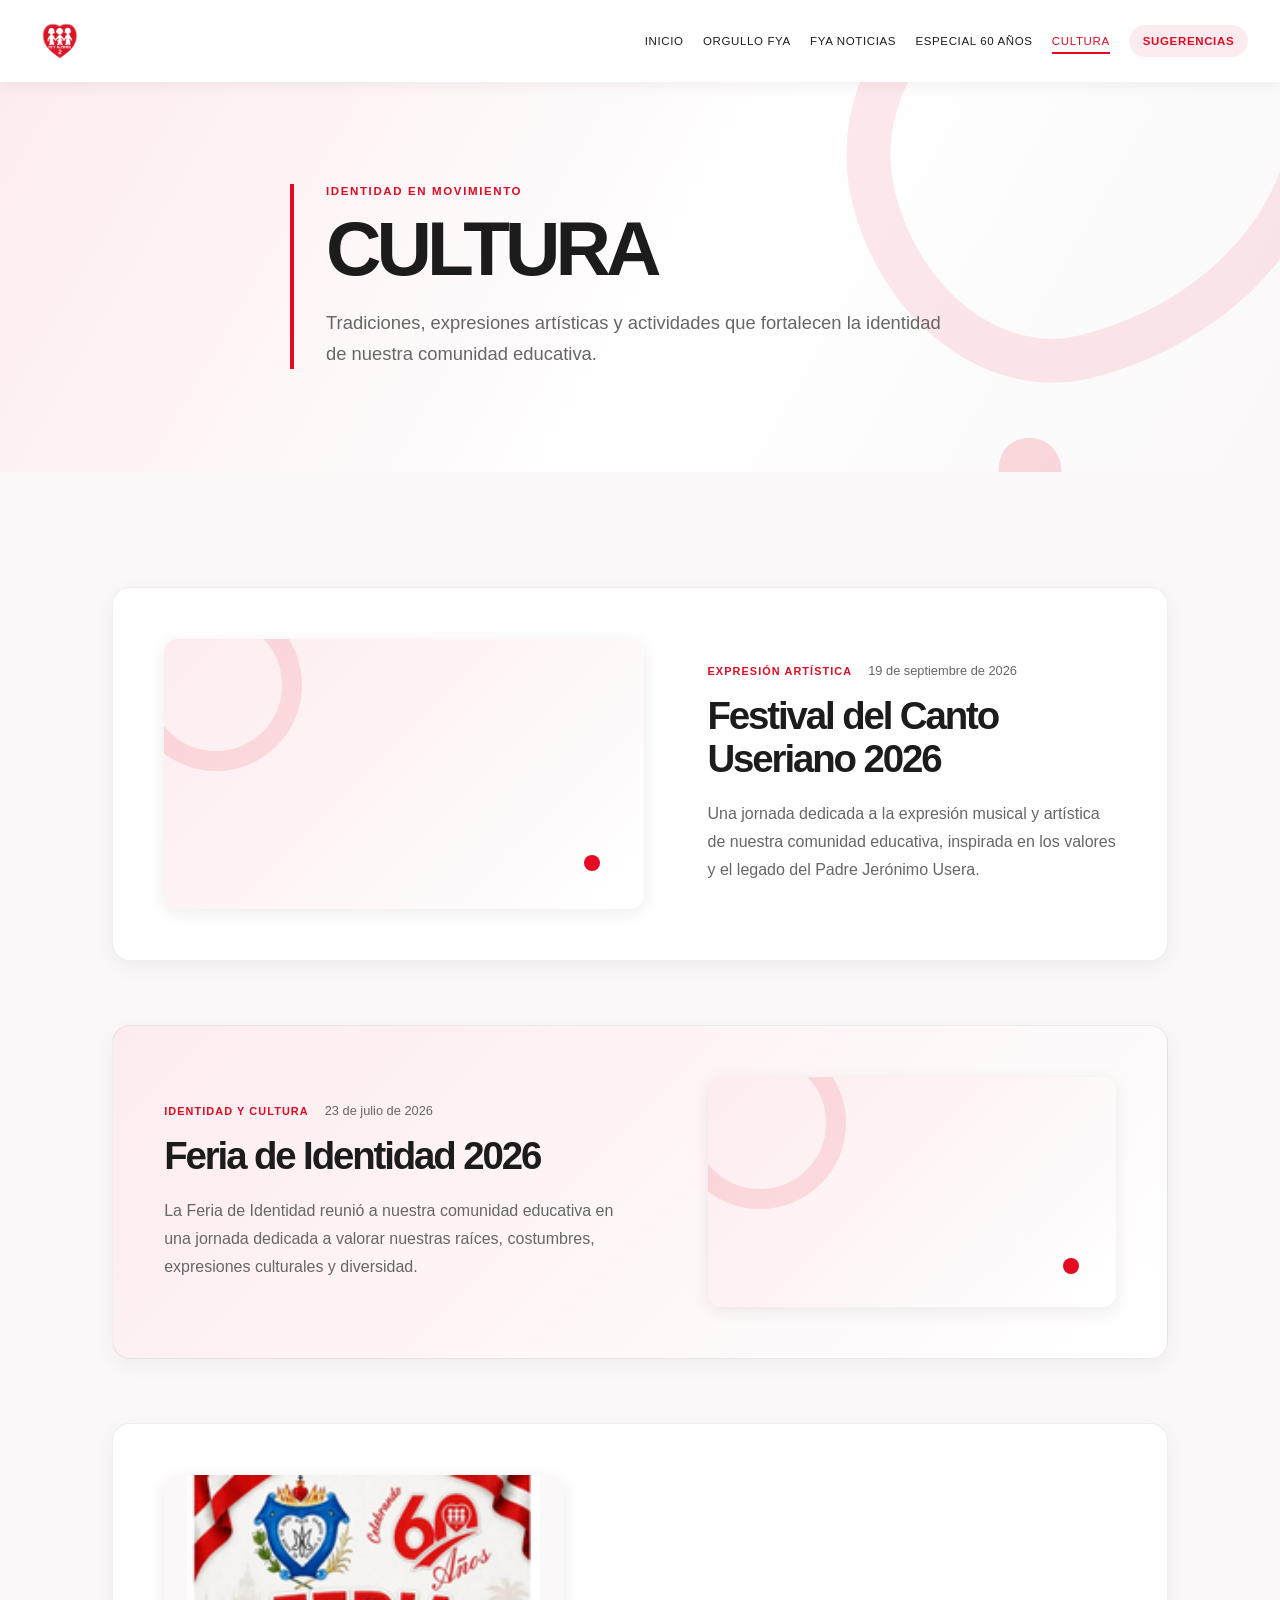
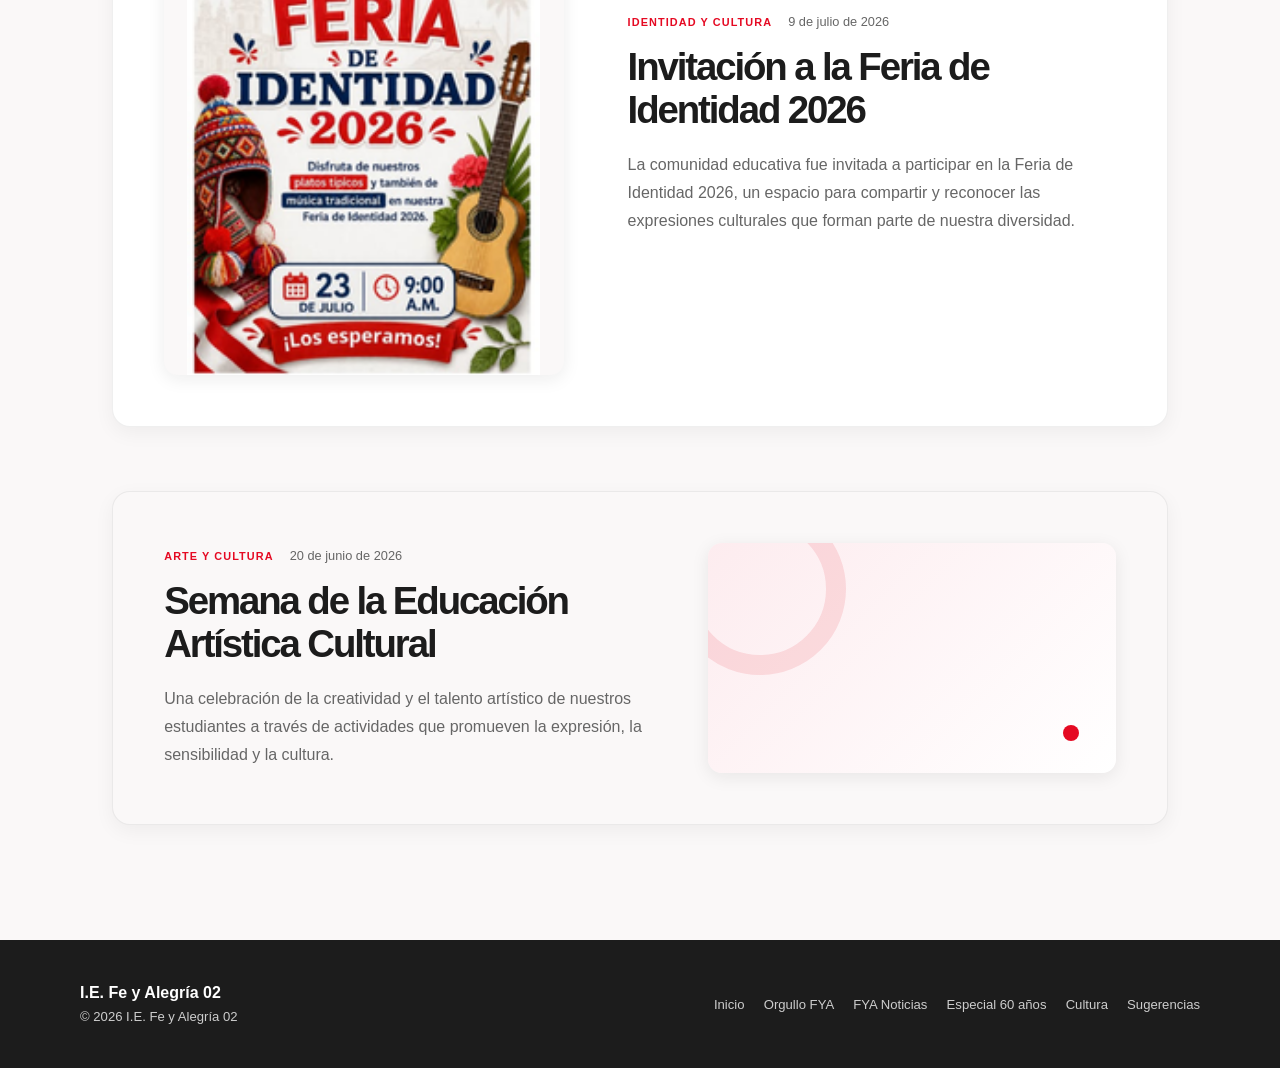
<file: pages/cultura.html>
<!DOCTYPE html>
<html lang="es">
  <head>
    <meta charset="UTF-8">
    <meta name="viewport" content="width=device-width, initial-scale=1.0">
    <meta name="description" content="Cultura — Fe y Alegría 02">
    <title>Cultura | Fe y Alegría 02</title>
    <link rel="stylesheet" href="../css/styles.css">
    <script src="../js/app.js" defer></script>
  </head>
  <body>
    <header class="site-header">
      <nav class="main-nav" aria-label="Navegación principal">
        <a class="brand" href="../index.html" aria-label="Ir al inicio de Fe y Alegría 02">
          <img src="../assets/logo/logo-fya.png" alt="Logo de Fe y Alegría 02">
        </a>
        <button class="menu-toggle" type="button" aria-label="Abrir menú de navegación" aria-expanded="false">
          <span></span><span></span><span></span>
        </button>
        <ul class="nav-links">
          <li><a href="../index.html">INICIO</a></li>
          <li><a href="orgullo.html">ORGULLO FYA</a></li>
          <li><a href="noticias.html">FYA NOTICIAS</a></li>
          <li><a href="aniversario.html">ESPECIAL 60 AÑOS</a></li>
          <li><a class="is-active" href="cultura.html" aria-current="page">CULTURA</a></li>
          <li><a class="nav-suggestions" href="sugerencias.html">SUGERENCIAS</a></li>
        </ul>
      </nav>
    </header>

    <main class="culture-page">
      <section class="inner-hero culture-hero" aria-labelledby="culture-title">
        <div class="inner-hero-content">
          <p class="section-eyebrow">IDENTIDAD EN MOVIMIENTO</p>
          <h1 id="culture-title">CULTURA</h1>
          <p>Tradiciones, expresiones artísticas y actividades que fortalecen la identidad de nuestra comunidad educativa.</p>
        </div>
      </section>

      <section class="culture-feed" aria-label="Actividades culturales">
        <article class="culture-story culture-story--canto">
          <div class="culture-story-media facebook-video">
            <iframe
              src="https://www.facebook.com/plugins/video.php?height=314&href=https%3A%2F%2Fwww.facebook.com%2Freel%2F981086408355172%2F&show_text=false&width=560&t=0"
              width="560"
              height="314"
              style="border:none;overflow:hidden"
              scrolling="no"
              frameborder="0"
              allowfullscreen="true"
              allow="autoplay; clipboard-write; encrypted-media; picture-in-picture; web-share">
            </iframe>
          </div>
          <div class="culture-story-copy">
            <div class="culture-meta"><p>EXPRESIÓN ARTÍSTICA</p><time datetime="2026-09-19">19 de septiembre de 2026</time></div>
            <h2>Festival del Canto Useriano 2026</h2>
            <p>Una jornada dedicada a la expresión musical y artística de nuestra comunidad educativa, inspirada en los valores y el legado del Padre Jerónimo Usera.</p>
          </div>
        </article>

        <article class="culture-story culture-story--feria">
          <div class="culture-story-copy">
            <div class="culture-meta"><p>IDENTIDAD Y CULTURA</p><time datetime="2026-07-23">23 de julio de 2026</time></div>
            <h2>Feria de Identidad 2026</h2>
            <p>La Feria de Identidad reunió a nuestra comunidad educativa en una jornada dedicada a valorar nuestras raíces, costumbres, expresiones culturales y diversidad.</p>
          </div>
          <div class="culture-story-media facebook-video">
            <iframe
              src="https://www.facebook.com/plugins/video.php?height=314&href=https%3A%2F%2Fwww.facebook.com%2Freel%2F4373154026267114%2F&show_text=false&width=560&t=0"
              width="560"
              height="314"
              style="border:none;overflow:hidden"
              scrolling="no"
              frameborder="0"
              allowfullscreen="true"
              allow="autoplay; clipboard-write; encrypted-media; picture-in-picture; web-share">
            </iframe>
          </div>
        </article>

        <article class="culture-story culture-story--invitation">
          <figure class="culture-story-media culture-image"><img src="../assets/images/cultura/invitacion-feria.png" alt="Invitación a la Feria de Identidad 2026"></figure>
          <div class="culture-story-copy">
            <div class="culture-meta"><p>IDENTIDAD Y CULTURA</p><time datetime="2026-07-09">9 de julio de 2026</time></div>
            <h2>Invitación a la Feria de Identidad 2026</h2>
            <p>La comunidad educativa fue invitada a participar en la Feria de Identidad 2026, un espacio para compartir y reconocer las expresiones culturales que forman parte de nuestra diversidad.</p>
          </div>
        </article>

        <article class="culture-story culture-story--art">
          <div class="culture-story-copy">
            <div class="culture-meta"><p>ARTE Y CULTURA</p><time datetime="2026-06-20">20 de junio de 2026</time></div>
            <h2>Semana de la Educación Artística Cultural</h2>
            <p>Una celebración de la creatividad y el talento artístico de nuestros estudiantes a través de actividades que promueven la expresión, la sensibilidad y la cultura.</p>
          </div>
          <div class="culture-story-media facebook-video">
            <iframe
              src="https://www.facebook.com/plugins/video.php?height=314&href=https%3A%2F%2Fwww.facebook.com%2Freel%2F1805276114190418%2F&show_text=false&width=560&t=0"
              width="560"
              height="314"
              style="border:none;overflow:hidden"
              scrolling="no"
              frameborder="0"
              allowfullscreen="true"
              allow="autoplay; clipboard-write; encrypted-media; picture-in-picture; web-share">
            </iframe>
          </div>
        </article>
      </section>
    </main>

    <footer class="site-footer">
      <div class="footer-content">
        <div><p class="footer-name">I.E. Fe y Alegría 02</p><p class="footer-copy">© 2026 I.E. Fe y Alegría 02</p></div>
        <nav aria-label="Navegación secundaria">
          <ul class="footer-links">
            <li><a href="../index.html">Inicio</a></li><li><a href="orgullo.html">Orgullo FYA</a></li><li><a href="noticias.html">FYA Noticias</a></li><li><a href="aniversario.html">Especial 60 años</a></li><li><a href="cultura.html">Cultura</a></li><li><a href="sugerencias.html">Sugerencias</a></li>
          </ul>
        </nav>
      </div>
    </footer>
  </body>
</html>
</file>
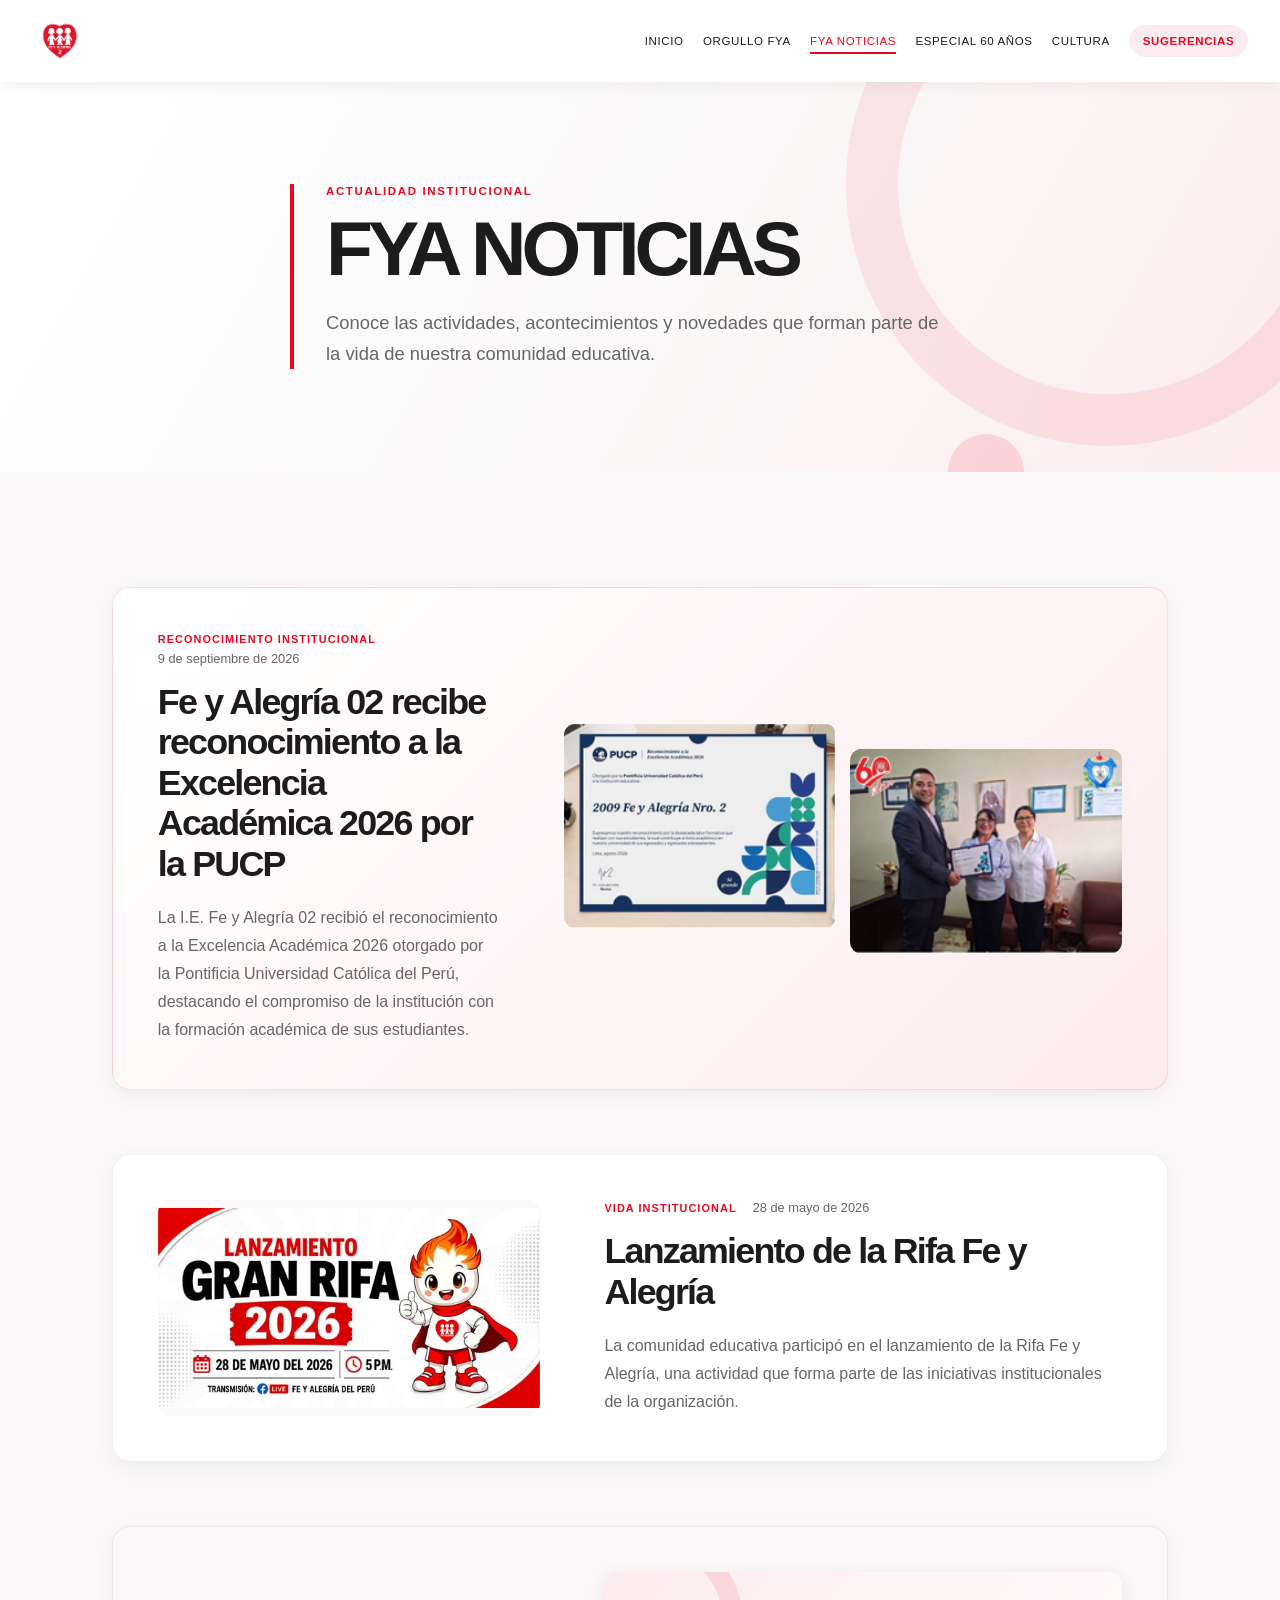
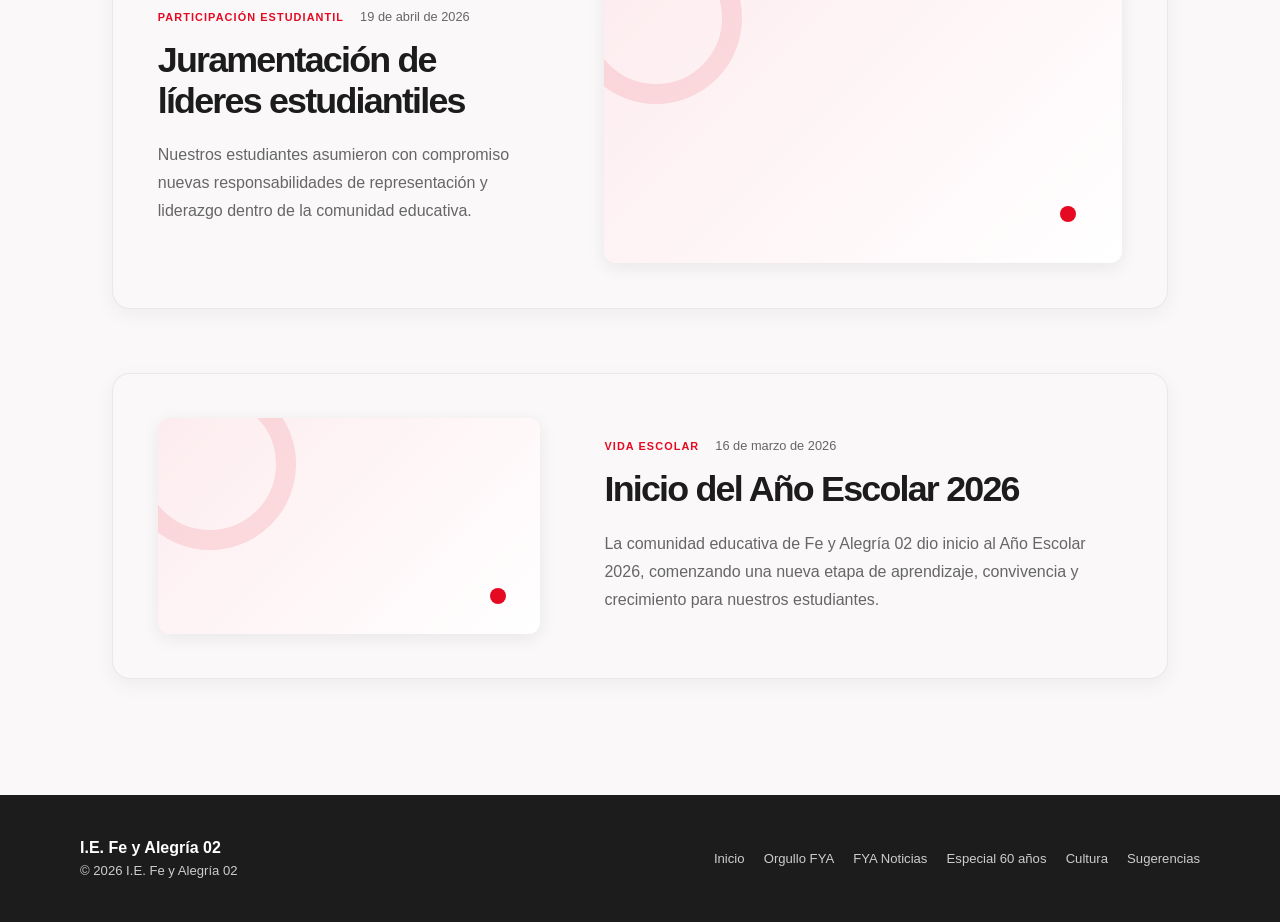
<file: pages/noticias.html>
<!DOCTYPE html>
<html lang="es">
  <head>
    <meta charset="UTF-8">
    <meta name="viewport" content="width=device-width, initial-scale=1.0">
    <meta name="description" content="FYA Noticias — Fe y Alegría 02">
    <title>FYA Noticias | Fe y Alegría 02</title>
    <link rel="stylesheet" href="../css/styles.css">
    <script src="../js/app.js" defer></script>
  </head>
  <body>
    <header class="site-header">
      <nav class="main-nav" aria-label="Navegación principal">
        <a class="brand" href="../index.html" aria-label="Ir al inicio de Fe y Alegría 02">
          <img src="../assets/logo/logo-fya.png" alt="Logo de Fe y Alegría 02">
        </a>
        <button class="menu-toggle" type="button" aria-label="Abrir menú de navegación" aria-expanded="false">
          <span></span><span></span><span></span>
        </button>
        <ul class="nav-links">
          <li><a href="../index.html">INICIO</a></li>
          <li><a href="orgullo.html">ORGULLO FYA</a></li>
          <li><a class="is-active" href="noticias.html" aria-current="page">FYA NOTICIAS</a></li>
          <li><a href="aniversario.html">ESPECIAL 60 AÑOS</a></li>
          <li><a href="cultura.html">CULTURA</a></li>
          <li><a class="nav-suggestions" href="sugerencias.html">SUGERENCIAS</a></li>
        </ul>
      </nav>
    </header>

    <main class="news-page">
      <section class="inner-hero news-hero" aria-labelledby="news-title">
        <div class="inner-hero-content">
          <p class="section-eyebrow">ACTUALIDAD INSTITUCIONAL</p>
          <h1 id="news-title">FYA NOTICIAS</h1>
          <p>Conoce las actividades, acontecimientos y novedades que forman parte de la vida de nuestra comunidad educativa.</p>
        </div>
      </section>

      <section class="news-feed" aria-label="Noticias recientes">
        <article class="news-story news-story--lead">
          <div class="news-story-copy">
            <div class="news-meta"><p class="news-category">RECONOCIMIENTO INSTITUCIONAL</p><p>9 de septiembre de 2026</p></div>
            <h2>Fe y Alegría 02 recibe reconocimiento a la Excelencia Académica 2026 por la PUCP</h2>
            <p>La I.E. Fe y Alegría 02 recibió el reconocimiento a la Excelencia Académica 2026 otorgado por la Pontificia Universidad Católica del Perú, destacando el compromiso de la institución con la formación académica de sus estudiantes.</p>
          </div>
          <div class="news-image-pair">
            <figure><img src="../assets/images/noticias/reconocimiento.png" alt="Reconocimiento a la Excelencia Académica 2026 de Fe y Alegría 02"></figure>
            <figure><img src="../assets/images/noticias/recibiemiento.png" alt="Recibimiento por el reconocimiento a la Excelencia Académica 2026"></figure>
          </div>
        </article>

        <article class="news-story news-story--media-left">
          <figure class="news-image-single"><img src="../assets/images/noticias/lanzamiento-rifa.jpg" alt="Lanzamiento de la Rifa Fe y Alegría"></figure>
          <div class="news-story-copy">
            <div class="news-meta"><p class="news-category">VIDA INSTITUCIONAL</p><p>28 de mayo de 2026</p></div>
            <h2>Lanzamiento de la Rifa Fe y Alegría</h2>
            <p>La comunidad educativa participó en el lanzamiento de la Rifa Fe y Alegría, una actividad que forma parte de las iniciativas institucionales de la organización.</p>
          </div>
        </article>

        <article class="news-story news-story--video">
          <div class="news-story-copy">
            <div class="news-meta"><p class="news-category">PARTICIPACIÓN ESTUDIANTIL</p><p>19 de abril de 2026</p></div>
            <h2>Juramentación de líderes estudiantiles</h2>
            <p>Nuestros estudiantes asumieron con compromiso nuevas responsabilidades de representación y liderazgo dentro de la comunidad educativa.</p>
          </div>
          <div class="facebook-video news-video">
            <iframe
              src="https://www.facebook.com/plugins/video.php?height=314&href=https%3A%2F%2Fwww.facebook.com%2Freel%2F1312650660764935%2F&show_text=false&width=560&t=0"
              width="560"
              height="314"
              style="border:none;overflow:hidden"
              scrolling="no"
              frameborder="0"
              allowfullscreen="true"
              allow="autoplay; clipboard-write; encrypted-media; picture-in-picture; web-share">
            </iframe>
          </div>
        </article>

        <article class="news-story news-story--video news-story--media-left">
          <div class="facebook-video news-video">
            <iframe
              src="https://www.facebook.com/plugins/video.php?height=314&href=https%3A%2F%2Fwww.facebook.com%2Freel%2F4302052380065827%2F&show_text=false&width=560&t=0"
              width="560"
              height="314"
              style="border:none;overflow:hidden"
              scrolling="no"
              frameborder="0"
              allowfullscreen="true"
              allow="autoplay; clipboard-write; encrypted-media; picture-in-picture; web-share">
            </iframe>
          </div>
          <div class="news-story-copy">
            <div class="news-meta"><p class="news-category">VIDA ESCOLAR</p><p>16 de marzo de 2026</p></div>
            <h2>Inicio del Año Escolar 2026</h2>
            <p>La comunidad educativa de Fe y Alegría 02 dio inicio al Año Escolar 2026, comenzando una nueva etapa de aprendizaje, convivencia y crecimiento para nuestros estudiantes.</p>
          </div>
        </article>
      </section>
    </main>

    <footer class="site-footer">
      <div class="footer-content">
        <div><p class="footer-name">I.E. Fe y Alegría 02</p><p class="footer-copy">© 2026 I.E. Fe y Alegría 02</p></div>
        <nav aria-label="Navegación secundaria">
          <ul class="footer-links">
            <li><a href="../index.html">Inicio</a></li><li><a href="orgullo.html">Orgullo FYA</a></li><li><a href="noticias.html">FYA Noticias</a></li><li><a href="aniversario.html">Especial 60 años</a></li><li><a href="cultura.html">Cultura</a></li><li><a href="sugerencias.html">Sugerencias</a></li>
          </ul>
        </nav>
      </div>
    </footer>
  </body>
</html>
</file>
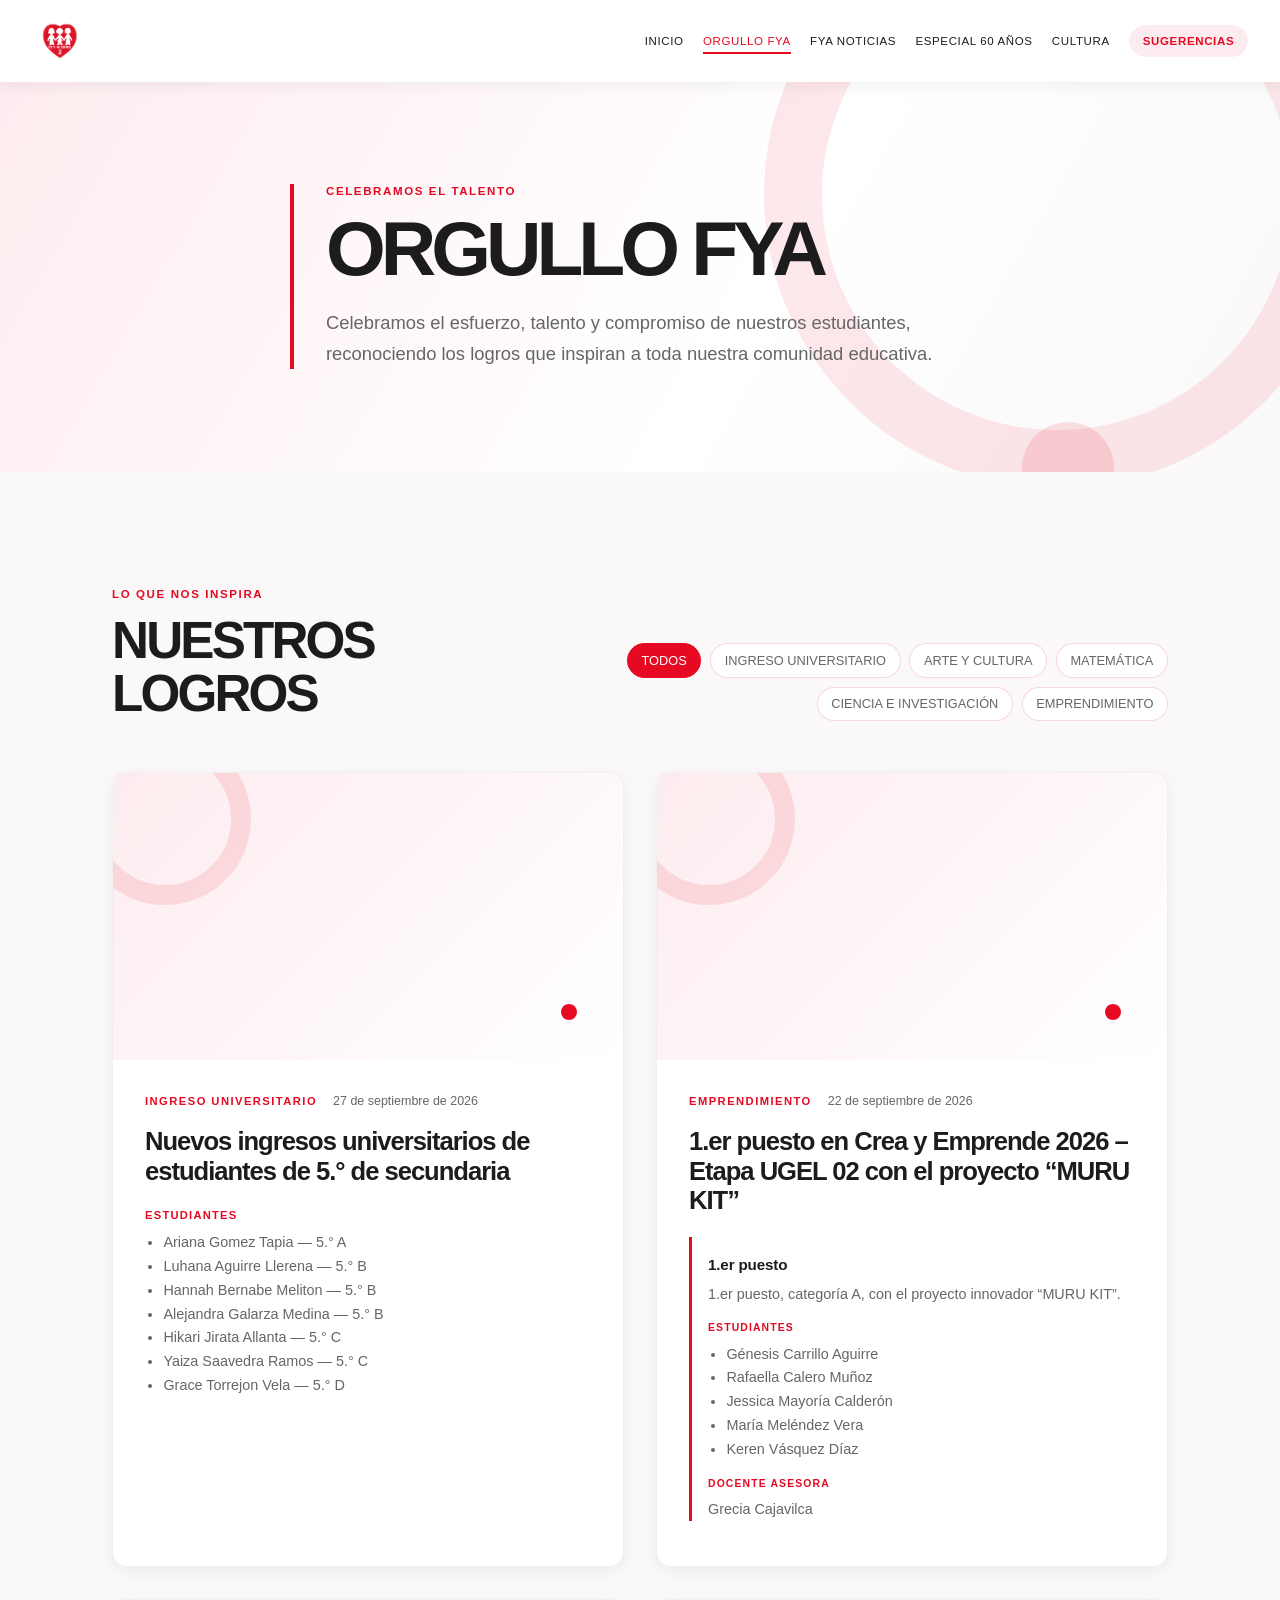
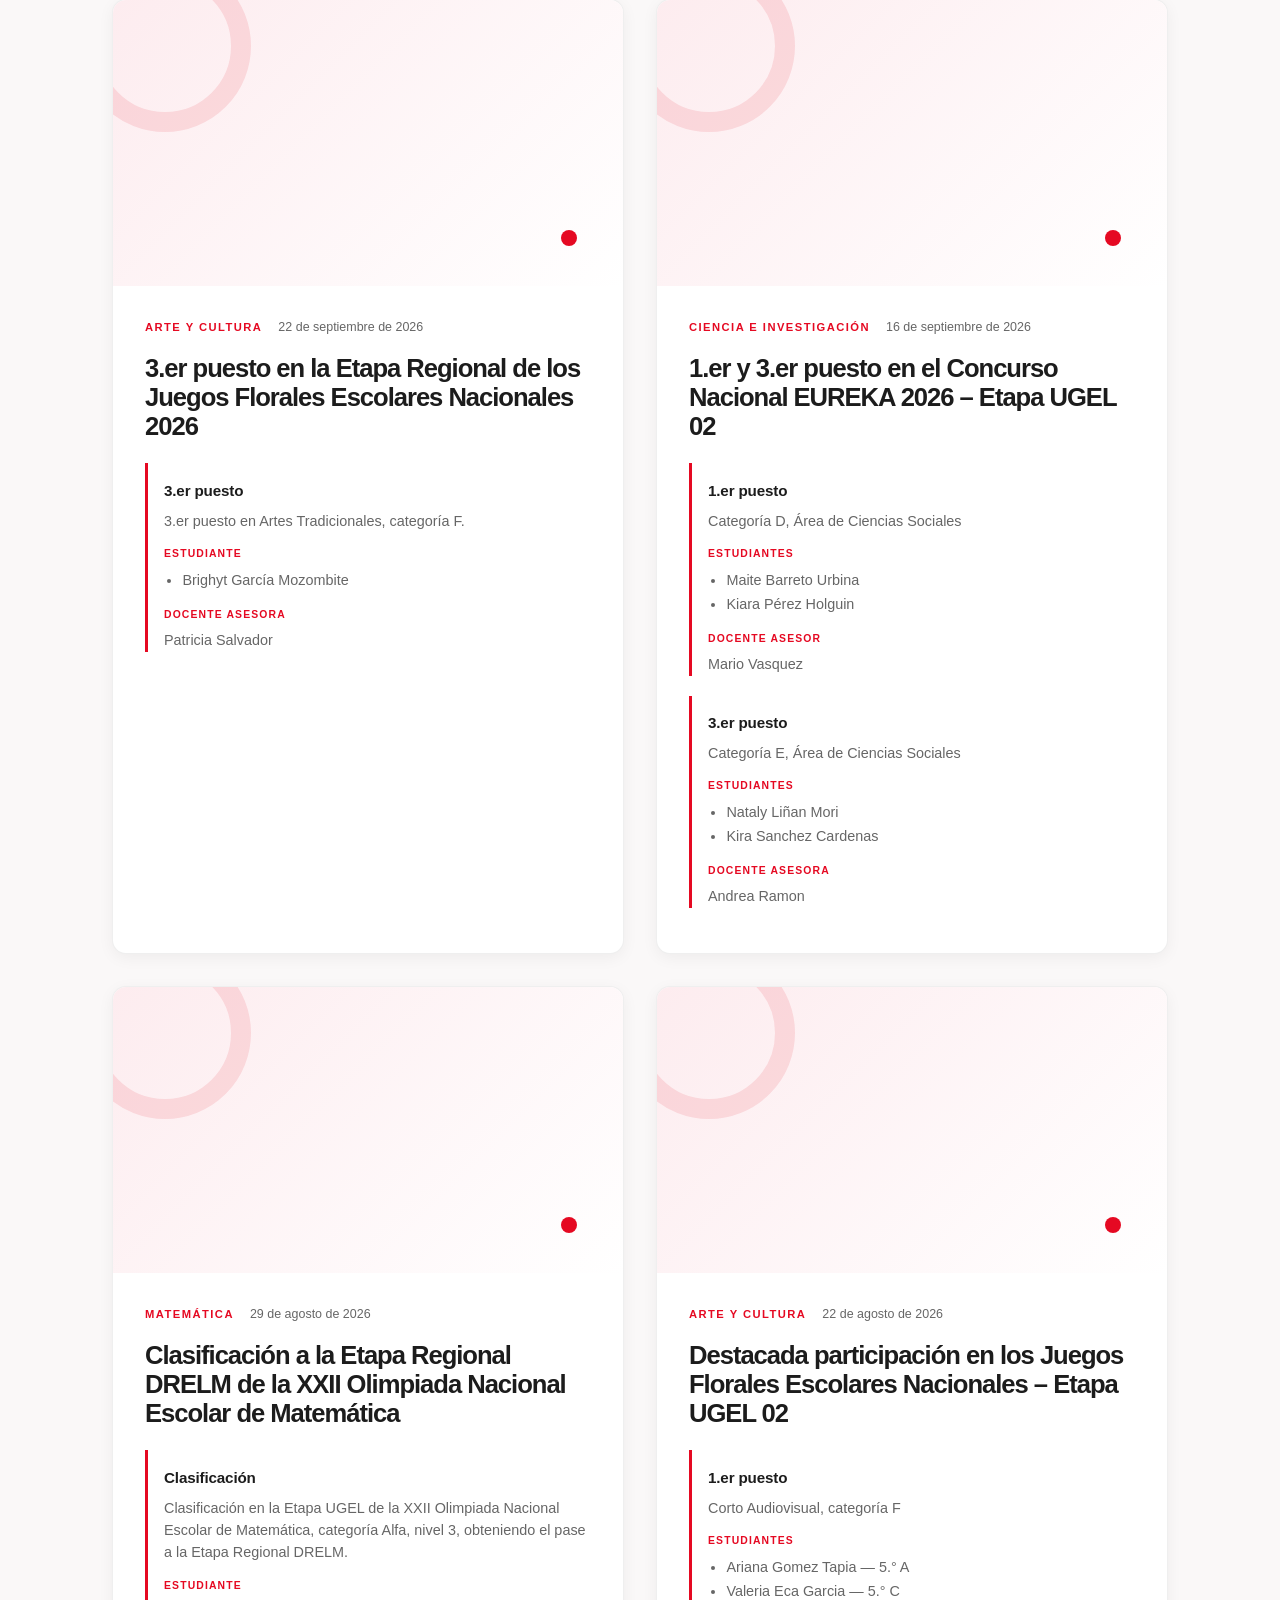
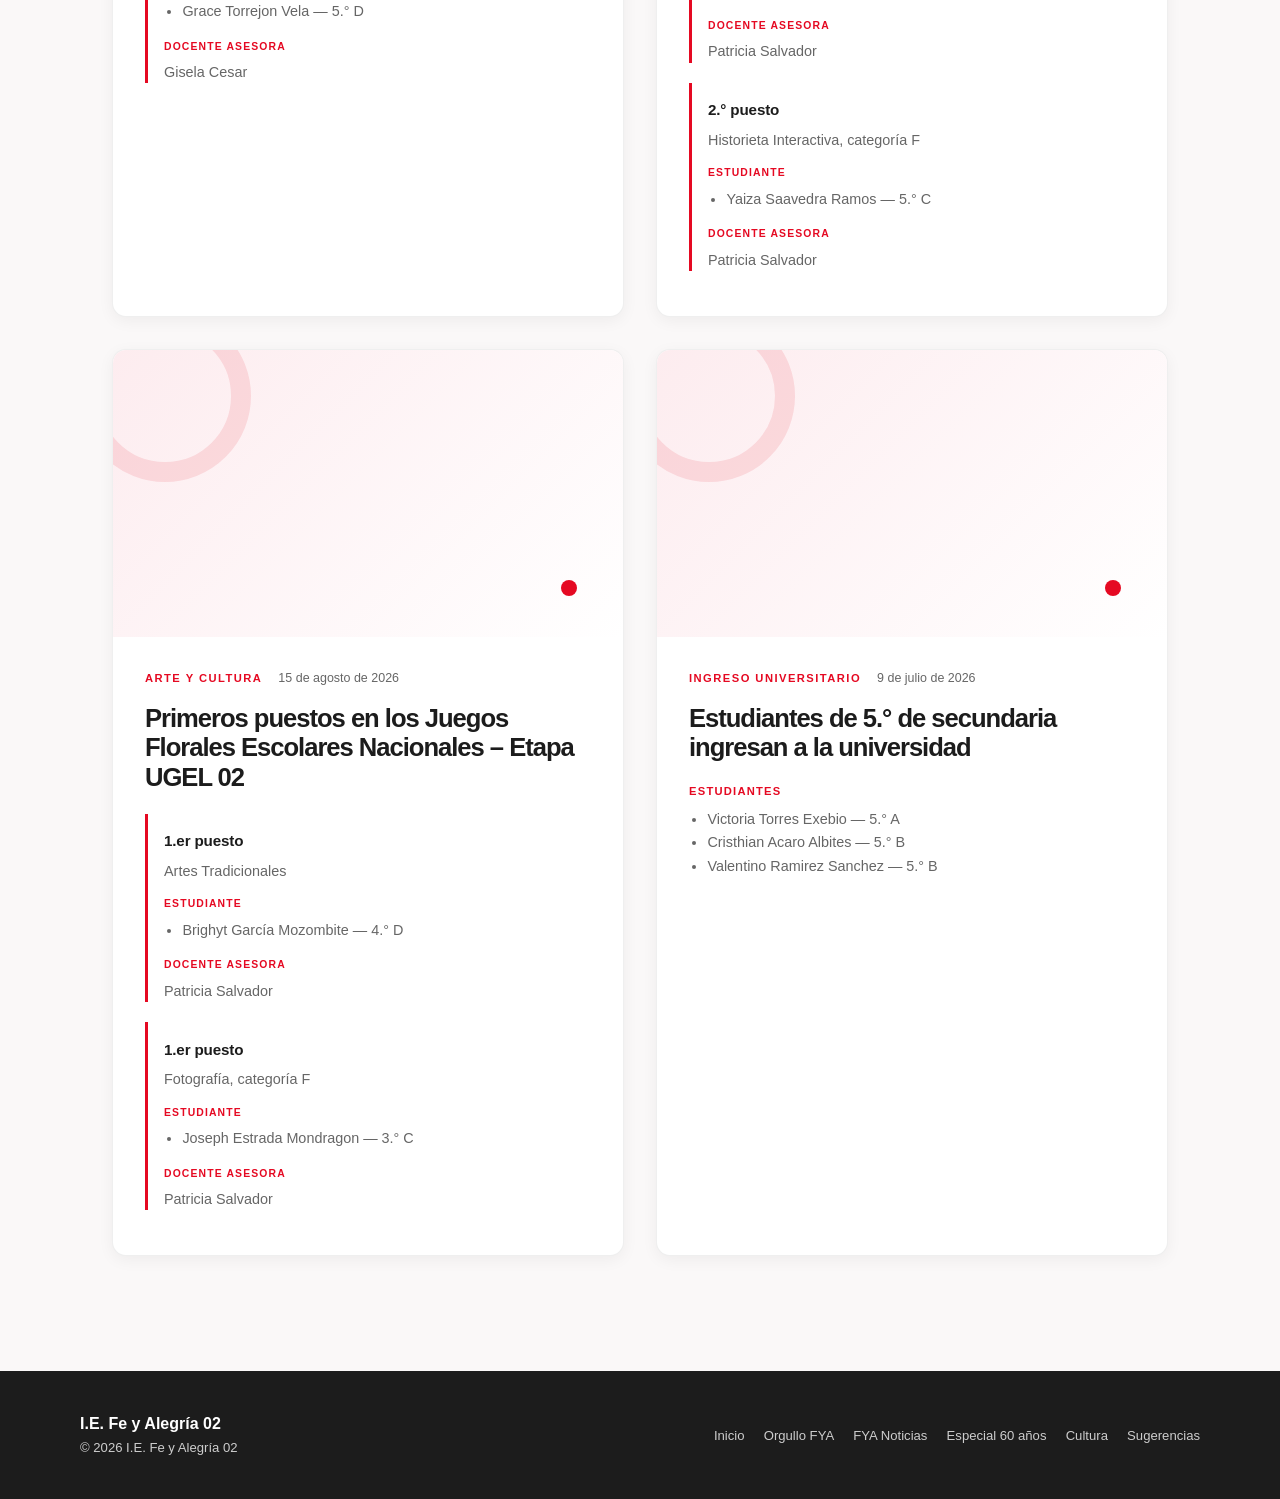
<file: pages/orgullo.html>
<!DOCTYPE html>
<html lang="es">
  <head>
    <meta charset="UTF-8">
    <meta name="viewport" content="width=device-width, initial-scale=1.0">
    <meta name="description" content="Orgullo FYA — Fe y Alegría 02">
    <title>Orgullo FYA | Fe y Alegría 02</title>
    <link rel="stylesheet" href="../css/styles.css">
    <script src="../js/app.js" defer></script>
  </head>
  <body>
    <header class="site-header">
      <nav class="main-nav" aria-label="Navegación principal">
        <a class="brand" href="../index.html" aria-label="Ir al inicio de Fe y Alegría 02">
          <img src="../assets/logo/logo-fya.png" alt="Logo de Fe y Alegría 02">
        </a>
        <button class="menu-toggle" type="button" aria-label="Abrir menú de navegación" aria-expanded="false">
          <span></span><span></span><span></span>
        </button>
        <ul class="nav-links">
          <li><a href="../index.html">INICIO</a></li>
          <li><a class="is-active" href="orgullo.html" aria-current="page">ORGULLO FYA</a></li>
          <li><a href="noticias.html">FYA NOTICIAS</a></li>
          <li><a href="aniversario.html">ESPECIAL 60 AÑOS</a></li>
          <li><a href="cultura.html">CULTURA</a></li>
          <li><a class="nav-suggestions" href="sugerencias.html">SUGERENCIAS</a></li>
        </ul>
      </nav>
    </header>

    <main class="pride-page">
      <section class="inner-hero pride-hero" aria-labelledby="pride-title">
        <div class="inner-hero-content">
          <p class="section-eyebrow">CELEBRAMOS EL TALENTO</p>
          <h1 id="pride-title">ORGULLO FYA</h1>
          <p>Celebramos el esfuerzo, talento y compromiso de nuestros estudiantes, reconociendo los logros que inspiran a toda nuestra comunidad educativa.</p>
        </div>
      </section>

      <section class="achievements-section achievements-section--published" aria-labelledby="achievements-title">
        <div class="achievements-top">
          <div class="pride-section-heading">
            <p class="section-eyebrow">LO QUE NOS INSPIRA</p>
            <h2 id="achievements-title">NUESTROS LOGROS</h2>
          </div>
          <div class="category-filters" aria-label="Categorías de logros">
            <button class="is-selected" type="button" aria-pressed="true">TODOS</button>
            <button type="button" aria-pressed="false">INGRESO UNIVERSITARIO</button>
            <button type="button" aria-pressed="false">ARTE Y CULTURA</button>
            <button type="button" aria-pressed="false">MATEMÁTICA</button>
            <button type="button" aria-pressed="false">CIENCIA E INVESTIGACIÓN</button>
            <button type="button" aria-pressed="false">EMPRENDIMIENTO</button>
          </div>
        </div>

        <div class="achievement-grid achievement-grid--videos">
          <article class="achievement-card achievement-publication">
            <div class="facebook-video">
              <iframe
                src="https://www.facebook.com/plugins/video.php?height=314&href=https%3A%2F%2Fwww.facebook.com%2Freel%2F1835297684559885%2F&show_text=false&width=560&t=0"
                width="560"
                height="314"
                style="border:none;overflow:hidden"
                scrolling="no"
                frameborder="0"
                allowfullscreen="true"
                allow="autoplay; clipboard-write; encrypted-media; picture-in-picture; web-share">
              </iframe>
            </div>
            <div class="achievement-card-content">
              <div class="publication-meta"><p class="achievement-category">INGRESO UNIVERSITARIO</p><p class="achievement-date">27 de septiembre de 2026</p></div>
              <h3>Nuevos ingresos universitarios de estudiantes de 5.° de secundaria</h3>
              <div class="publication-block"><h4>ESTUDIANTES</h4><ul><li>Ariana Gomez Tapia — 5.° A</li><li>Luhana Aguirre Llerena — 5.° B</li><li>Hannah Bernabe Meliton — 5.° B</li><li>Alejandra Galarza Medina — 5.° B</li><li>Hikari Jirata Allanta — 5.° C</li><li>Yaiza Saavedra Ramos — 5.° C</li><li>Grace Torrejon Vela — 5.° D</li></ul></div>
            </div>
          </article>

          <article class="achievement-card achievement-publication">
            <div class="facebook-video">
              <iframe
                src="https://www.facebook.com/plugins/video.php?height=314&href=https%3A%2F%2Fwww.facebook.com%2Freel%2F4332467263684756%2F&show_text=false&width=560&t=0"
                width="560"
                height="314"
                style="border:none;overflow:hidden"
                scrolling="no"
                frameborder="0"
                allowfullscreen="true"
                allow="autoplay; clipboard-write; encrypted-media; picture-in-picture; web-share">
              </iframe>
            </div>
            <div class="achievement-card-content">
              <div class="publication-meta"><p class="achievement-category">EMPRENDIMIENTO</p><p class="achievement-date">22 de septiembre de 2026</p></div>
              <h3>1.er puesto en Crea y Emprende 2026 – Etapa UGEL 02 con el proyecto “MURU KIT”</h3>
              <div class="recognition-block"><h4>1.er puesto</h4><p>1.er puesto, categoría A, con el proyecto innovador “MURU KIT”.</p><p class="publication-label">ESTUDIANTES</p><ul><li>Génesis Carrillo Aguirre</li><li>Rafaella Calero Muñoz</li><li>Jessica Mayoría Calderón</li><li>María Meléndez Vera</li><li>Keren Vásquez Díaz</li></ul><p class="publication-label">DOCENTE ASESORA</p><p>Grecia Cajavilca</p></div>
            </div>
          </article>

          <article class="achievement-card achievement-publication">
            <div class="facebook-video">
              <iframe
                src="https://www.facebook.com/plugins/video.php?height=314&href=https%3A%2F%2Fwww.facebook.com%2Freel%2F2006423620070700%2F&show_text=false&width=560&t=0"
                width="560"
                height="314"
                style="border:none;overflow:hidden"
                scrolling="no"
                frameborder="0"
                allowfullscreen="true"
                allow="autoplay; clipboard-write; encrypted-media; picture-in-picture; web-share">
              </iframe>
            </div>
            <div class="achievement-card-content">
              <div class="publication-meta"><p class="achievement-category">ARTE Y CULTURA</p><p class="achievement-date">22 de septiembre de 2026</p></div>
              <h3>3.er puesto en la Etapa Regional de los Juegos Florales Escolares Nacionales 2026</h3>
              <div class="recognition-block"><h4>3.er puesto</h4><p>3.er puesto en Artes Tradicionales, categoría F.</p><p class="publication-label">ESTUDIANTE</p><ul><li>Brighyt García Mozombite</li></ul><p class="publication-label">DOCENTE ASESORA</p><p>Patricia Salvador</p></div>
            </div>
          </article>

          <article class="achievement-card achievement-publication">
            <div class="facebook-video">
              <iframe
                src="https://www.facebook.com/plugins/video.php?height=314&href=https%3A%2F%2Fwww.facebook.com%2Freel%2F28369214522699447%2F&show_text=false&width=560&t=0"
                width="560"
                height="314"
                style="border:none;overflow:hidden"
                scrolling="no"
                frameborder="0"
                allowfullscreen="true"
                allow="autoplay; clipboard-write; encrypted-media; picture-in-picture; web-share">
              </iframe>
            </div>
            <div class="achievement-card-content">
              <div class="publication-meta"><p class="achievement-category">CIENCIA E INVESTIGACIÓN</p><p class="achievement-date">16 de septiembre de 2026</p></div>
              <h3>1.er y 3.er puesto en el Concurso Nacional EUREKA 2026 – Etapa UGEL 02</h3>
              <div class="recognition-block"><h4>1.er puesto</h4><p>Categoría D, Área de Ciencias Sociales</p><p class="publication-label">ESTUDIANTES</p><ul><li>Maite Barreto Urbina</li><li>Kiara Pérez Holguin</li></ul><p class="publication-label">DOCENTE ASESOR</p><p>Mario Vasquez</p></div>
              <div class="recognition-block"><h4>3.er puesto</h4><p>Categoría E, Área de Ciencias Sociales</p><p class="publication-label">ESTUDIANTES</p><ul><li>Nataly Liñan Mori</li><li>Kira Sanchez Cardenas</li></ul><p class="publication-label">DOCENTE ASESORA</p><p>Andrea Ramon</p></div>
            </div>
          </article>

          <article class="achievement-card achievement-publication">
            <div class="facebook-video">
              <iframe
                src="https://www.facebook.com/plugins/video.php?height=314&href=https%3A%2F%2Fwww.facebook.com%2Freel%2F1232578876614708%2F&show_text=false&width=560&t=0"
                width="560"
                height="314"
                style="border:none;overflow:hidden"
                scrolling="no"
                frameborder="0"
                allowfullscreen="true"
                allow="autoplay; clipboard-write; encrypted-media; picture-in-picture; web-share">
              </iframe>
            </div>
            <div class="achievement-card-content">
              <div class="publication-meta"><p class="achievement-category">MATEMÁTICA</p><p class="achievement-date">29 de agosto de 2026</p></div>
              <h3>Clasificación a la Etapa Regional DRELM de la XXII Olimpiada Nacional Escolar de Matemática</h3>
              <div class="recognition-block"><h4>Clasificación</h4><p>Clasificación en la Etapa UGEL de la XXII Olimpiada Nacional Escolar de Matemática, categoría Alfa, nivel 3, obteniendo el pase a la Etapa Regional DRELM.</p><p class="publication-label">ESTUDIANTE</p><ul><li>Grace Torrejon Vela — 5.° D</li></ul><p class="publication-label">DOCENTE ASESORA</p><p>Gisela Cesar</p></div>
            </div>
          </article>

          <article class="achievement-card achievement-publication">
            <div class="facebook-video">
              <iframe
                src="https://www.facebook.com/plugins/video.php?height=314&href=https%3A%2F%2Fwww.facebook.com%2Freel%2F948126634999199%2F&show_text=false&width=560&t=0"
                width="560"
                height="314"
                style="border:none;overflow:hidden"
                scrolling="no"
                frameborder="0"
                allowfullscreen="true"
                allow="autoplay; clipboard-write; encrypted-media; picture-in-picture; web-share">
              </iframe>
            </div>
            <div class="achievement-card-content">
              <div class="publication-meta"><p class="achievement-category">ARTE Y CULTURA</p><p class="achievement-date">22 de agosto de 2026</p></div>
              <h3>Destacada participación en los Juegos Florales Escolares Nacionales – Etapa UGEL 02</h3>
              <div class="recognition-block"><h4>1.er puesto</h4><p>Corto Audiovisual, categoría F</p><p class="publication-label">ESTUDIANTES</p><ul><li>Ariana Gomez Tapia — 5.° A</li><li>Valeria Eca Garcia — 5.° C</li></ul><p class="publication-label">DOCENTE ASESORA</p><p>Patricia Salvador</p></div>
              <div class="recognition-block"><h4>2.° puesto</h4><p>Historieta Interactiva, categoría F</p><p class="publication-label">ESTUDIANTE</p><ul><li>Yaiza Saavedra Ramos — 5.° C</li></ul><p class="publication-label">DOCENTE ASESORA</p><p>Patricia Salvador</p></div>
            </div>
          </article>

          <article class="achievement-card achievement-publication">
            <div class="facebook-video">
              <iframe
                src="https://www.facebook.com/plugins/video.php?height=314&href=https%3A%2F%2Fwww.facebook.com%2Freel%2F1434792575236500%2F&show_text=false&width=560&t=0"
                width="560"
                height="314"
                style="border:none;overflow:hidden"
                scrolling="no"
                frameborder="0"
                allowfullscreen="true"
                allow="autoplay; clipboard-write; encrypted-media; picture-in-picture; web-share">
              </iframe>
            </div>
            <div class="achievement-card-content">
              <div class="publication-meta"><p class="achievement-category">ARTE Y CULTURA</p><p class="achievement-date">15 de agosto de 2026</p></div>
              <h3>Primeros puestos en los Juegos Florales Escolares Nacionales – Etapa UGEL 02</h3>
              <div class="recognition-block"><h4>1.er puesto</h4><p>Artes Tradicionales</p><p class="publication-label">ESTUDIANTE</p><ul><li>Brighyt García Mozombite — 4.° D</li></ul><p class="publication-label">DOCENTE ASESORA</p><p>Patricia Salvador</p></div>
              <div class="recognition-block"><h4>1.er puesto</h4><p>Fotografía, categoría F</p><p class="publication-label">ESTUDIANTE</p><ul><li>Joseph Estrada Mondragon — 3.° C</li></ul><p class="publication-label">DOCENTE ASESORA</p><p>Patricia Salvador</p></div>
            </div>
          </article>

          <article class="achievement-card achievement-publication">
            <div class="facebook-video">
              <iframe
                src="https://www.facebook.com/plugins/video.php?height=314&href=https%3A%2F%2Fwww.facebook.com%2Freel%2F1035678442486340%2F&show_text=false&width=560&t=0"
                width="560"
                height="314"
                style="border:none;overflow:hidden"
                scrolling="no"
                frameborder="0"
                allowfullscreen="true"
                allow="autoplay; clipboard-write; encrypted-media; picture-in-picture; web-share">
              </iframe>
            </div>
            <div class="achievement-card-content">
              <div class="publication-meta"><p class="achievement-category">INGRESO UNIVERSITARIO</p><p class="achievement-date">9 de julio de 2026</p></div>
              <h3>Estudiantes de 5.° de secundaria ingresan a la universidad</h3>
              <div class="publication-block"><h4>ESTUDIANTES</h4><ul><li>Victoria Torres Exebio — 5.° A</li><li>Cristhian Acaro Albites — 5.° B</li><li>Valentino Ramirez Sanchez — 5.° B</li></ul></div>
            </div>
          </article>
        </div>
      </section>
    </main>

    <footer class="site-footer">
      <div class="footer-content">
        <div><p class="footer-name">I.E. Fe y Alegría 02</p><p class="footer-copy">© 2026 I.E. Fe y Alegría 02</p></div>
        <nav aria-label="Navegación secundaria">
          <ul class="footer-links">
            <li><a href="../index.html">Inicio</a></li><li><a href="orgullo.html">Orgullo FYA</a></li><li><a href="noticias.html">FYA Noticias</a></li><li><a href="aniversario.html">Especial 60 años</a></li><li><a href="cultura.html">Cultura</a></li><li><a href="sugerencias.html">Sugerencias</a></li>
          </ul>
        </nav>
      </div>
    </footer>
  </body>
</html>
</file>
<file: css/styles.css>
:root {
  --color-rojo: #e50922;
  --color-rojo-oscuro: #b8071c;
  --color-rojo-suave: #fdecef;
  --color-blanco: #ffffff;
  --color-fondo: #faf8f8;
  --color-texto: #1c1c1c;
  --color-texto-secundario: #666666;
  --sombra-suave: 0 4px 18px rgb(28 28 28 / 8%);
  --sombra-boton: 0 10px 24px rgb(184 7 28 / 26%);
  --radio: 10px;
  --alto-navegacion: 82px;
}

* {
  box-sizing: border-box;
}

html {
  scroll-behavior: smooth;
}

body {
  margin: 0;
  color: var(--color-texto);
  background-color: var(--color-fondo);
  font-family: Inter, Arial, sans-serif;
}

.site-header {
  position: sticky;
  z-index: 10;
  top: 0;
  background-color: var(--color-blanco);
  box-shadow: 0 2px 16px rgb(28 28 28 / 7%);
}

.main-nav {
  display: flex;
  align-items: center;
  justify-content: space-between;
  width: min(1280px, 100%);
  min-height: var(--alto-navegacion);
  margin: 0 auto;
  padding: 0 2rem;
}

.brand {
  display: inline-flex;
  align-items: center;
  flex-shrink: 0;
}

.brand img {
  display: block;
  width: auto;
  max-width: 180px;
  height: 56px;
  object-fit: contain;
}

.nav-links {
  display: flex;
  align-items: center;
  gap: clamp(0.85rem, 1.5vw, 1.6rem);
  margin: 0;
  padding: 0;
  list-style: none;
}

.nav-links a {
  position: relative;
  display: inline-block;
  padding: 0.65rem 0;
  color: var(--color-texto);
  font-family: Poppins, Inter, Arial, sans-serif;
  font-size: 0.72rem;
  font-weight: 500;
  letter-spacing: 0.055em;
  text-decoration: none;
  transition: color 180ms ease;
}

.nav-links a::after {
  position: absolute;
  right: 0;
  bottom: 0.2rem;
  left: 0;
  height: 2px;
  background-color: var(--color-rojo);
  content: "";
  transform: scaleX(0);
  transform-origin: right;
  transition: transform 180ms ease;
}

.nav-links a:hover,
.nav-links a:focus-visible,
.nav-links a.is-active {
  color: var(--color-rojo);
}

.nav-links a:hover::after,
.nav-links a:focus-visible::after,
.nav-links a.is-active::after {
  transform: scaleX(1);
  transform-origin: left;
}

.nav-links .nav-suggestions {
  padding: 0.55rem 0.8rem;
  border: 1px solid var(--color-rojo-suave);
  border-radius: 999px;
  color: var(--color-rojo);
  background-color: var(--color-rojo-suave);
  font-weight: 600;
  transition: color 180ms ease, background-color 180ms ease, border-color 180ms ease;
}

.nav-links .nav-suggestions::after {
  display: none;
}

.nav-links .nav-suggestions:hover,
.nav-links .nav-suggestions:focus-visible {
  border-color: var(--color-rojo);
  color: var(--color-blanco);
  background-color: var(--color-rojo);
}

.menu-toggle {
  display: none;
  width: 42px;
  height: 42px;
  padding: 0.65rem;
  border: 1px solid var(--color-rojo-suave);
  border-radius: var(--radio);
  background-color: var(--color-blanco);
  cursor: pointer;
  transition: border-color 180ms ease, background-color 180ms ease;
}

.menu-toggle span {
  display: block;
  width: 100%;
  height: 2px;
  margin: 4px 0;
  background-color: var(--color-rojo);
  transform-origin: center;
  transition: transform 180ms ease, opacity 180ms ease;
}

.hero {
  position: relative;
  isolation: isolate;
  display: grid;
  min-height: calc(100svh - var(--alto-navegacion));
  align-items: center;
  padding: clamp(4.5rem, 9vw, 8rem) max(2rem, 10vw);
  background-color: #555555;
  background-image: linear-gradient(90deg, rgb(7 7 7 / 86%) 0%, rgb(12 12 12 / 74%) 42%, rgb(12 12 12 / 42%) 76%, rgb(12 12 12 / 26%) 100%), url("../assets/images/inicio/colegio.jpg");
  background-position: center;
  background-size: cover;
}

.hero-content {
  position: relative;
  width: min(670px, 100%);
  padding-left: clamp(1.25rem, 2.75vw, 2.25rem);
  color: var(--color-blanco);
  text-align: left;
}

.hero-content::before {
  position: absolute;
  top: 0;
  bottom: 0;
  left: 0;
  width: 4px;
  border-radius: 999px;
  background-color: var(--color-rojo);
  content: "";
}

.hero-meta {
  display: flex;
  align-items: center;
  gap: 1rem;
  margin-bottom: 1.35rem;
}

.hero-eyebrow,
.hero-anniversary {
  margin: 0;
  color: var(--color-blanco);
  font-family: Poppins, Inter, Arial, sans-serif;
  font-size: 0.72rem;
  font-weight: 600;
  letter-spacing: 0.14em;
  line-height: 1.3;
}

.hero-eyebrow {
  display: inline-flex;
  align-items: center;
  gap: 0.75rem;
}

.hero-eyebrow::after {
  width: 30px;
  height: 2px;
  background-color: var(--color-rojo);
  content: "";
}

.hero-anniversary {
  color: rgb(255 255 255 / 76%);
  font-weight: 500;
}

.hero h1 {
  margin: 0;
  font-family: Poppins, Inter, Arial, sans-serif;
  font-size: clamp(3rem, 5.8vw, 6rem);
  font-weight: 800;
  letter-spacing: -0.06em;
  line-height: 0.98;
}

.hero h1 span {
  position: relative;
  display: inline-block;
  margin-left: 0.08em;
}

.hero h1 span::after {
  position: absolute;
  right: 0.04em;
  bottom: -0.1em;
  left: 0.04em;
  height: 4px;
  border-radius: 999px;
  background-color: var(--color-rojo);
  content: "";
}

.hero-content > p:not(.hero-eyebrow) {
  max-width: 580px;
  margin: 1.7rem 0 2.25rem;
  font-family: Inter, Arial, sans-serif;
  font-size: clamp(1rem, 1.45vw, 1.18rem);
  font-weight: 400;
  letter-spacing: 0.005em;
  line-height: 1.65;
}

.hero-button {
  display: inline-block;
  padding: 1rem 1.75rem;
  border-radius: 8px;
  color: var(--color-blanco);
  background-color: var(--color-rojo);
  font-family: Poppins, Inter, Arial, sans-serif;
  font-size: 0.78rem;
  font-weight: 600;
  letter-spacing: 0.08em;
  text-decoration: none;
  box-shadow: var(--sombra-boton);
  transition: background-color 180ms ease, box-shadow 180ms ease, transform 180ms ease;
}

.hero-button:hover,
.hero-button:focus-visible {
  background-color: var(--color-rojo-oscuro);
  transform: translateY(-2px);
  box-shadow: 0 13px 28px rgb(184 7 28 / 34%);
}

.welcome-section {
  position: relative;
  overflow: hidden;
  scroll-margin-top: var(--alto-navegacion);
  padding: clamp(5rem, 10vw, 9rem) 2rem;
  background: linear-gradient(115deg, var(--color-blanco) 0%, var(--color-fondo) 65%, var(--color-rojo-suave) 100%);
}

.section-content {
  display: grid;
  grid-template-columns: minmax(0, 1.15fr) minmax(230px, 0.65fr);
  gap: clamp(3rem, 9vw, 8rem);
  align-items: center;
  width: min(1060px, 100%);
  margin: 0 auto;
}

.welcome-copy {
  position: relative;
  z-index: 1;
  padding-left: clamp(1rem, 2.5vw, 2rem);
}

.welcome-copy::before {
  position: absolute;
  top: 0.2rem;
  bottom: 0.2rem;
  left: 0;
  width: 4px;
  border-radius: 999px;
  background-color: var(--color-rojo);
  content: "";
}

.section-eyebrow,
.motto-year {
  margin: 0;
  color: var(--color-rojo);
  font-family: Poppins, Inter, Arial, sans-serif;
  font-size: 0.72rem;
  font-weight: 700;
  letter-spacing: 0.14em;
  line-height: 1.3;
}

.section-content h2 {
  margin: 0.75rem 0 1.45rem;
  color: var(--color-rojo);
  font-family: Poppins, Inter, Arial, sans-serif;
  font-size: clamp(1.75rem, 3.2vw, 2.6rem);
  font-weight: 800;
  letter-spacing: -0.045em;
  line-height: 1.1;
}

.welcome-copy > p:not(.section-eyebrow) {
  max-width: 700px;
  margin: 0;
  color: var(--color-texto-secundario);
  font-size: clamp(1rem, 1.5vw, 1.12rem);
  line-height: 1.8;
}

.welcome-art {
  position: relative;
  width: min(100%, 290px);
  aspect-ratio: 1;
  justify-self: end;
  border: 1px solid rgb(229 9 34 / 12%);
  border-radius: 42% 58% 52% 48% / 47% 44% 56% 53%;
  background-color: rgb(253 236 239 / 70%);
}

.welcome-art::before,
.welcome-art::after {
  position: absolute;
  border-radius: 50%;
  content: "";
}

.welcome-art::before {
  top: 14%;
  right: 15%;
  width: 22px;
  aspect-ratio: 1;
  background-color: var(--color-rojo);
}

.welcome-art::after {
  right: 9%;
  bottom: 12%;
  width: 58%;
  aspect-ratio: 1;
  border: 1px solid rgb(229 9 34 / 19%);
}

.heart-mark {
  position: absolute;
  top: 53%;
  left: 49%;
  width: 104px;
  height: 104px;
  border-radius: 20px 20px 8px 8px;
  background-color: rgb(229 9 34 / 17%);
  transform: translate(-50%, -50%) rotate(-45deg);
}

.heart-mark::before,
.heart-mark::after {
  position: absolute;
  width: 104px;
  height: 104px;
  border-radius: 50%;
  background-color: inherit;
  content: "";
}

.heart-mark::before {
  top: -52px;
  left: 0;
}

.heart-mark::after {
  top: 0;
  right: -52px;
}

.motto-section {
  position: relative;
  isolation: isolate;
  overflow: hidden;
  padding: clamp(5.5rem, 11vw, 10rem) 2rem;
  background: linear-gradient(135deg, var(--color-blanco) 0%, var(--color-rojo-suave) 100%);
}

.motto-content {
  position: relative;
  z-index: 1;
  width: min(1080px, 100%);
  margin: 0 auto;
  text-align: center;
}

.motto-number {
  position: absolute;
  z-index: -1;
  top: 50%;
  left: 50%;
  color: rgb(229 9 34 / 7%);
  font-family: Poppins, Inter, Arial, sans-serif;
  font-size: clamp(12rem, 32vw, 31rem);
  font-weight: 900;
  letter-spacing: -0.12em;
  line-height: 0.7;
  pointer-events: none;
  transform: translate(-52%, -50%);
}

.motto-year {
  display: inline-flex;
  align-items: center;
  gap: 0.8rem;
  margin-bottom: 1.7rem;
}

.motto-year::before,
.motto-year::after {
  width: 28px;
  height: 2px;
  background-color: var(--color-rojo);
  content: "";
}

.motto-content h2 {
  margin: 0;
  color: var(--color-rojo-oscuro);
  font-family: Poppins, Inter, Arial, sans-serif;
  font-size: clamp(2rem, 4.6vw, 4.55rem);
  font-weight: 800;
  letter-spacing: -0.06em;
  line-height: 1.12;
}

.motto-content h2 span {
  display: block;
}

.motto-content h2 span:nth-child(2) {
  color: var(--color-rojo);
}

.motto-content h2 span:last-child {
  color: var(--color-texto);
}

.motto-section::before {
  position: absolute;
  top: -55px;
  right: -45px;
  width: 180px;
  height: 180px;
  border: 18px solid rgb(229 9 34 / 8%);
  border-radius: 50%;
  content: "";
}

.identity-section,
.values-section,
.norms-section,
.contact-section {
  padding: clamp(5rem, 10vw, 9rem) 2rem;
}

.identity-section {
  background-color: var(--color-blanco);
}

.identity-heading,
.identity-grid,
.values-content,
.norms-content,
.contact-layout,
.footer-content {
  width: min(1120px, 100%);
  margin: 0 auto;
}

.identity-heading {
  margin-bottom: clamp(2.5rem, 5vw, 4.5rem);
  text-align: center;
}

.identity-heading h2,
.values-intro h2,
.norms-copy h2,
.contact-info h2 {
  margin: 0.75rem 0 0;
  color: var(--color-texto);
  font-family: Poppins, Inter, Arial, sans-serif;
  font-size: clamp(2rem, 4vw, 3.4rem);
  font-weight: 800;
  letter-spacing: -0.055em;
  line-height: 1.05;
}

.identity-grid {
  display: grid;
  grid-template-columns: repeat(2, minmax(0, 1fr));
  gap: clamp(1.25rem, 3vw, 2.5rem);
}

.identity-card {
  position: relative;
  overflow: hidden;
  min-height: 100%;
  padding: clamp(2rem, 4vw, 3.4rem);
  border: 1px solid rgb(229 9 34 / 12%);
  border-radius: 18px;
}

.identity-card--mission {
  background-color: var(--color-fondo);
}

.identity-card--vision {
  color: var(--color-blanco);
  border-color: transparent;
  background-color: var(--color-rojo-oscuro);
}

.identity-card::after {
  position: absolute;
  width: 150px;
  height: 150px;
  border: 24px solid rgb(229 9 34 / 8%);
  border-radius: 48% 52% 58% 42% / 52% 44% 56% 48%;
  content: "";
}

.identity-card--mission::after {
  right: -72px;
  bottom: -72px;
}

.identity-card--vision::after {
  top: -74px;
  right: -70px;
  border-color: rgb(255 255 255 / 12%);
}

.identity-number {
  position: relative;
  z-index: 1;
  display: block;
  margin-bottom: 2.5rem;
  color: var(--color-rojo);
  font-family: Poppins, Inter, Arial, sans-serif;
  font-size: 0.78rem;
  font-weight: 800;
  letter-spacing: 0.13em;
}

.identity-card--vision .identity-number {
  color: rgb(255 255 255 / 70%);
}

.identity-card h3 {
  position: relative;
  z-index: 1;
  margin: 0 0 1.25rem;
  color: var(--color-rojo);
  font-family: Poppins, Inter, Arial, sans-serif;
  font-size: clamp(1.65rem, 3vw, 2.35rem);
  font-weight: 800;
  letter-spacing: -0.045em;
}

.identity-card--vision h3 {
  color: var(--color-blanco);
}

.identity-card p {
  position: relative;
  z-index: 1;
  margin: 0;
  color: var(--color-texto-secundario);
  font-size: 1rem;
  line-height: 1.8;
}

.identity-card--vision p {
  color: rgb(255 255 255 / 84%);
}

.values-section {
  position: relative;
  isolation: isolate;
  overflow: hidden;
  background-color: var(--color-rojo-suave);
}

.values-watermark {
  position: absolute;
  z-index: -1;
  top: 50%;
  right: -0.08em;
  color: rgb(229 9 34 / 7%);
  font-family: Poppins, Inter, Arial, sans-serif;
  font-size: clamp(7rem, 17vw, 17rem);
  font-weight: 900;
  letter-spacing: -0.1em;
  line-height: 0.7;
  pointer-events: none;
  transform: translateY(-50%);
}

.values-content {
  display: grid;
  grid-template-columns: minmax(0, 0.85fr) minmax(0, 1.15fr);
  gap: clamp(3rem, 8vw, 7rem);
  align-items: center;
}

.values-quote {
  position: relative;
  margin: 2rem 0 0;
  padding-top: 1.25rem;
  color: var(--color-rojo-oscuro);
  font-family: Poppins, Inter, Arial, sans-serif;
  font-size: clamp(1.4rem, 2.5vw, 2.15rem);
  font-weight: 700;
  letter-spacing: -0.045em;
  line-height: 1.22;
}

.values-quote::before {
  position: absolute;
  top: 0;
  left: 0;
  width: 46px;
  height: 4px;
  border-radius: 999px;
  background-color: var(--color-rojo);
  content: "";
}

.values-text {
  position: relative;
  padding: clamp(1.75rem, 3vw, 2.75rem);
  border: 1px solid rgb(229 9 34 / 10%);
  border-radius: 18px;
  background-color: rgb(255 255 255 / 75%);
  box-shadow: var(--sombra-suave);
}

.values-text::before {
  position: absolute;
  top: 1.5rem;
  bottom: 1.5rem;
  left: 0;
  width: 4px;
  border-radius: 999px;
  background-color: var(--color-rojo);
  content: "";
}

.values-text p {
  margin: 0;
  color: var(--color-texto-secundario);
  font-size: 1rem;
  line-height: 1.85;
}

.norms-section {
  background-color: var(--color-blanco);
}

.norms-content {
  display: grid;
  grid-template-columns: minmax(0, 1fr) minmax(220px, 0.55fr);
  gap: clamp(3rem, 9vw, 8rem);
  align-items: center;
  padding: clamp(2rem, 5vw, 4rem);
  border-radius: 20px;
  background-color: var(--color-fondo);
}

.norms-copy > p:not(.section-eyebrow) {
  max-width: 620px;
  margin: 1.4rem 0 2rem;
  color: var(--color-texto-secundario);
  font-size: 1.05rem;
  line-height: 1.7;
}

.norms-button {
  display: inline-flex;
  align-items: center;
  min-height: 48px;
  padding: 0.8rem 1.15rem;
  border-radius: 8px;
  color: var(--color-blanco);
  background-color: var(--color-rojo);
  font-family: Poppins, Inter, Arial, sans-serif;
  font-size: 0.75rem;
  font-weight: 700;
  letter-spacing: 0.06em;
  text-decoration: none;
  box-shadow: var(--sombra-boton);
  transition: background-color 180ms ease, box-shadow 180ms ease, transform 180ms ease;
}

.norms-button:hover,
.norms-button:focus-visible {
  background-color: var(--color-rojo-oscuro);
  box-shadow: 0 13px 28px rgb(184 7 28 / 34%);
  transform: translateY(-2px);
}

.document-illustration {
  position: relative;
  width: min(100%, 230px);
  aspect-ratio: 0.78;
  justify-self: center;
  padding: 2.4rem 1.65rem;
  border-radius: 14px;
  background-color: var(--color-blanco);
  box-shadow: 0 18px 36px rgb(28 28 28 / 10%);
  transform: rotate(3deg);
}

.document-illustration::before {
  position: absolute;
  top: 0;
  right: 0;
  width: 52px;
  height: 52px;
  border-radius: 0 14px 0 16px;
  background-color: var(--color-rojo-suave);
  content: "";
}

.document-illustration span {
  display: block;
  height: 8px;
  margin-bottom: 1rem;
  border-radius: 999px;
  background-color: rgb(229 9 34 / 17%);
}

.document-illustration span:first-child {
  width: 76%;
  background-color: var(--color-rojo);
}

.document-illustration span:nth-child(2) {
  width: 100%;
}

.document-illustration span:last-child {
  width: 64%;
}

.contact-section {
  background-color: var(--color-fondo);
}

.contact-layout {
  display: grid;
  grid-template-columns: minmax(0, 0.88fr) minmax(0, 1.12fr);
  gap: clamp(3rem, 8vw, 7rem);
  align-items: stretch;
}

.contact-info address {
  margin: 2rem 0 2.5rem;
  color: var(--color-texto-secundario);
  font-size: 1.08rem;
  font-style: normal;
  line-height: 1.7;
}

.contact-details {
  display: grid;
  grid-template-columns: repeat(2, minmax(0, 1fr));
  gap: 2rem;
}

.contact-details h3 {
  margin: 0 0 1rem;
  color: var(--color-rojo);
  font-family: Poppins, Inter, Arial, sans-serif;
  font-size: 0.75rem;
  font-weight: 800;
  letter-spacing: 0.12em;
}

.contact-details p {
  margin: 0 0 0.85rem;
  color: var(--color-texto-secundario);
  font-size: 0.96rem;
  line-height: 1.55;
}

.contact-details strong {
  color: var(--color-texto);
  font-weight: 600;
}

.contact-details a {
  color: var(--color-texto);
  font-weight: 600;
  text-decoration-color: var(--color-rojo);
  text-underline-offset: 0.25em;
  transition: color 180ms ease;
}

.contact-details a:hover,
.contact-details a:focus-visible {
  color: var(--color-rojo);
}

.map-frame {
  display: grid;
  min-height: 420px;
  overflow: hidden;
  border: 1px solid rgb(229 9 34 / 12%);
  border-radius: 18px;
  background-color: var(--color-blanco);
}

.map-frame iframe {
  width: 100%;
  height: 100%;
  min-height: 420px;
  border: 0;
}

.map-placeholder {
  display: grid;
  align-content: center;
  justify-items: center;
  min-height: 100%;
  padding: 2rem;
  color: var(--color-texto);
  text-align: center;
  background: linear-gradient(135deg, rgb(253 236 239 / 68%) 0%, var(--color-blanco) 100%);
}

.map-pin {
  position: relative;
  width: 38px;
  height: 38px;
  margin-bottom: 1.25rem;
  border-radius: 50% 50% 50% 0;
  background-color: var(--color-rojo);
  transform: rotate(-45deg);
}

.map-pin::after {
  position: absolute;
  top: 11px;
  left: 11px;
  width: 16px;
  height: 16px;
  border-radius: 50%;
  background-color: var(--color-blanco);
  content: "";
}

.map-placeholder p {
  margin: 0 0 0.5rem;
  font-family: Poppins, Inter, Arial, sans-serif;
  font-size: 0.76rem;
  font-weight: 800;
  letter-spacing: 0.1em;
}

.map-placeholder strong {
  color: var(--color-texto-secundario);
  font-size: 0.95rem;
  font-weight: 500;
}

.site-footer {
  padding: 2.75rem 2rem;
  color: rgb(255 255 255 / 78%);
  background-color: var(--color-texto);
}

.footer-content {
  display: flex;
  justify-content: space-between;
  gap: 2rem;
  align-items: center;
}

.footer-name,
.footer-copy {
  margin: 0;
}

.footer-name {
  color: var(--color-blanco);
  font-family: Poppins, Inter, Arial, sans-serif;
  font-size: 1rem;
  font-weight: 700;
}

.footer-copy {
  margin-top: 0.4rem;
  font-size: 0.82rem;
}

.footer-links {
  display: flex;
  flex-wrap: wrap;
  justify-content: flex-end;
  gap: 0.7rem 1.2rem;
  margin: 0;
  padding: 0;
  list-style: none;
}

.footer-links a {
  color: rgb(255 255 255 / 78%);
  font-size: 0.82rem;
  text-decoration: none;
  transition: color 180ms ease;
}

.footer-links a:hover,
.footer-links a:focus-visible {
  color: var(--color-blanco);
}

@media (max-width: 860px) {
  .identity-grid,
  .values-content,
  .norms-content,
  .contact-layout {
    grid-template-columns: 1fr;
  }

  .identity-grid,
  .values-content,
  .norms-content,
  .contact-layout {
    gap: 2.5rem;
  }

  .identity-card {
    padding: 2.25rem;
  }

  .values-text {
    max-width: 760px;
  }

  .document-illustration {
    width: min(210px, 58vw);
  }

  .map-frame,
  .map-frame iframe {
    min-height: 360px;
  }
}

@media (max-width: 560px) {
  .identity-section,
  .values-section,
  .norms-section,
  .contact-section,
  .site-footer {
    padding-right: 1.25rem;
    padding-left: 1.25rem;
  }

  .identity-card,
  .norms-content,
  .values-text {
    padding: 1.6rem;
    border-radius: 14px;
  }

  .identity-number {
    margin-bottom: 1.75rem;
  }

  .identity-card p,
  .values-text p {
    font-size: 0.97rem;
    line-height: 1.75;
  }

  .contact-details {
    grid-template-columns: 1fr;
    gap: 1.25rem;
  }

  .map-frame,
  .map-frame iframe {
    min-height: 300px;
    border-radius: 14px;
  }

  .footer-content {
    display: block;
  }

  .footer-links {
    justify-content: flex-start;
    margin-top: 1.75rem;
  }
}

:focus-visible {
  outline: 3px solid var(--color-rojo);
  outline-offset: 3px;
}

@media (max-width: 980px) {
  .nav-links {
    gap: 0.8rem;
  }

  .nav-links a {
    font-size: 0.65rem;
  }
}

@media (max-width: 760px) {
  .main-nav {
    position: relative;
    padding: 0 1.25rem;
  }

  .menu-toggle {
    display: block;
  }

  .menu-toggle.is-open {
    border-color: var(--color-rojo-suave);
    background-color: var(--color-rojo-suave);
  }

  .menu-toggle.is-open span:nth-child(1) {
    transform: translateY(6px) rotate(45deg);
  }

  .menu-toggle.is-open span:nth-child(2) {
    opacity: 0;
  }

  .menu-toggle.is-open span:nth-child(3) {
    transform: translateY(-6px) rotate(-45deg);
  }

  .nav-links {
    position: absolute;
    top: 100%;
    right: 0;
    left: 0;
    display: flex;
    visibility: hidden;
    flex-direction: column;
    gap: 0;
    max-height: 0;
    padding: 0 1.25rem;
    overflow: hidden;
    border-top: 1px solid transparent;
    background-color: var(--color-blanco);
    opacity: 0;
    pointer-events: none;
    box-shadow: 0 14px 20px rgb(28 28 28 / 8%);
    transition: max-height 240ms ease, padding 240ms ease, opacity 180ms ease, visibility 240ms step-end, border-color 180ms ease;
  }

  .nav-links.is-open {
    visibility: visible;
    max-height: 410px;
    padding-top: 0.5rem;
    padding-bottom: 0.75rem;
    border-color: rgb(28 28 28 / 7%);
    opacity: 1;
    pointer-events: auto;
    transition: max-height 240ms ease, padding 240ms ease, opacity 180ms ease, visibility 0ms step-start, border-color 180ms ease;
  }

  .nav-links li {
    width: 100%;
  }

  .nav-links a {
    display: block;
    min-height: 46px;
    padding: 0.8rem 0.15rem;
    font-size: 0.74rem;
  }

  .nav-links a::after {
    bottom: 0.45rem;
  }

  .nav-links .nav-suggestions {
    margin-top: 0.35rem;
    padding: 0.75rem 0.9rem;
    text-align: center;
  }

  .hero {
    min-height: calc(100svh - var(--alto-navegacion));
    padding: 4rem 1.25rem;
  }

  .hero-content {
    padding-left: 1.25rem;
  }

  .hero h1 {
    font-size: clamp(2.8rem, 13vw, 4.5rem);
  }

  .welcome-section,
  .motto-section {
    padding-right: 1.25rem;
    padding-left: 1.25rem;
  }

  .section-content {
    grid-template-columns: 1fr;
    gap: 2.75rem;
  }

  .welcome-art {
    width: min(210px, 60vw);
    justify-self: center;
  }

  .welcome-copy {
    padding-left: 1.25rem;
  }

  .welcome-copy > p:not(.section-eyebrow) {
    line-height: 1.7;
  }

  .motto-content h2 {
    font-size: clamp(2rem, 9vw, 3rem);
    letter-spacing: -0.045em;
  }

  .motto-year {
    margin-bottom: 1.25rem;
  }
}

@media (prefers-reduced-motion: reduce) {
  *,
  *::before,
  *::after {
    scroll-behavior: auto;
    transition-duration: 0.01ms !important;
  }
}

/* Página Orgullo FYA */
.inner-hero {
  position: relative;
  isolation: isolate;
  overflow: hidden;
  display: grid;
  min-height: 360px;
  padding: clamp(4rem, 8vw, 6.5rem) 2rem;
}

.pride-hero {
  background: linear-gradient(120deg, var(--color-rojo-suave) 0%, var(--color-blanco) 58%, var(--color-fondo) 100%);
}

.pride-hero::before,
.pride-hero::after {
  position: absolute;
  z-index: -1;
  border-radius: 50%;
  content: "";
}

.pride-hero::before {
  top: -180px;
  right: -70px;
  width: 470px;
  height: 470px;
  border: 58px solid rgb(229 9 34 / 9%);
}

.pride-hero::after {
  right: 13%;
  bottom: -42px;
  width: 92px;
  height: 92px;
  background-color: rgb(229 9 34 / 12%);
}

.inner-hero-content,
.featured-achievement,
.achievements-section {
  width: min(1120px, 100%);
  margin: 0 auto;
}

.inner-hero-content {
  align-self: center;
  max-width: 700px;
  padding-left: clamp(1.25rem, 2.5vw, 2rem);
  border-left: 4px solid var(--color-rojo);
}

.inner-hero-content h1 {
  margin: 0.75rem 0 1.25rem;
  color: var(--color-texto);
  font-family: Poppins, Inter, Arial, sans-serif;
  font-size: clamp(2.75rem, 6vw, 5.25rem);
  font-weight: 800;
  letter-spacing: -0.065em;
  line-height: 0.98;
}

.inner-hero-content > p:last-child {
  max-width: 630px;
  margin: 0;
  color: var(--color-texto-secundario);
  font-size: clamp(1rem, 1.6vw, 1.15rem);
  line-height: 1.7;
}

.featured-achievement,
.achievements-section {
  padding: clamp(4.5rem, 9vw, 8rem) 2rem;
}

.featured-achievement {
  background-color: var(--color-blanco);
}

.pride-section-heading {
  margin-bottom: clamp(2rem, 4vw, 3.5rem);
}

.pride-section-heading h2 {
  margin: 0.75rem 0 0;
  color: var(--color-texto);
  font-family: Poppins, Inter, Arial, sans-serif;
  font-size: clamp(2rem, 4vw, 3.3rem);
  font-weight: 800;
  letter-spacing: -0.055em;
  line-height: 1.05;
}

.featured-card {
  display: grid;
  grid-template-columns: minmax(0, 1.1fr) minmax(300px, 0.9fr);
  overflow: hidden;
  border: 1px solid rgb(229 9 34 / 12%);
  border-radius: 18px;
  background-color: var(--color-fondo);
  box-shadow: var(--sombra-suave);
}

.achievement-image {
  position: relative;
  display: grid;
  min-height: 210px;
  overflow: hidden;
  place-items: center;
  color: var(--color-rojo-oscuro);
  background: linear-gradient(135deg, var(--color-rojo-suave) 0%, var(--color-blanco) 100%);
  font-family: Poppins, Inter, Arial, sans-serif;
  font-size: 0.72rem;
  font-weight: 700;
  letter-spacing: 0.08em;
  text-align: center;
}

.achievement-image::before,
.achievement-image::after {
  position: absolute;
  border-radius: 50%;
  content: "";
}

.achievement-image::before {
  top: -46px;
  left: -40px;
  width: 148px;
  height: 148px;
  border: 22px solid rgb(229 9 34 / 11%);
}

.achievement-image::after {
  right: 8%;
  bottom: 15%;
  width: 18px;
  height: 18px;
  background-color: var(--color-rojo);
}

.achievement-image span {
  position: relative;
  z-index: 1;
  padding: 0.75rem 1rem;
  border: 1px solid rgb(229 9 34 / 18%);
  border-radius: 999px;
  background-color: rgb(255 255 255 / 72%);
}

.achievement-image--featured {
  min-height: 100%;
}

.featured-copy {
  padding: clamp(2rem, 4vw, 3.5rem);
}

.achievement-category {
  margin: 0 0 1rem;
  color: var(--color-rojo);
  font-family: Poppins, Inter, Arial, sans-serif;
  font-size: 0.7rem;
  font-weight: 800;
  letter-spacing: 0.13em;
}

.featured-copy h3,
.achievement-card h3 {
  margin: 0;
  color: var(--color-texto);
  font-family: Poppins, Inter, Arial, sans-serif;
  font-weight: 800;
  letter-spacing: -0.04em;
  line-height: 1.15;
}

.featured-copy h3 {
  font-size: clamp(1.65rem, 3vw, 2.45rem);
}

.achievement-person,
.achievement-date,
.achievement-description {
  color: var(--color-texto-secundario);
  line-height: 1.6;
}

.achievement-person {
  margin: 1.25rem 0 0;
  color: var(--color-texto);
  font-size: 0.92rem;
  font-weight: 600;
}

.achievement-date {
  margin: 0.35rem 0 0;
  font-size: 0.8rem;
}

.achievement-description {
  margin: 1.25rem 0 1.75rem;
  font-size: 0.96rem;
}

.achievement-link {
  color: var(--color-rojo);
  font-family: Poppins, Inter, Arial, sans-serif;
  font-size: 0.76rem;
  font-weight: 700;
  letter-spacing: 0.07em;
  text-decoration: none;
}

.achievement-link::after {
  margin-left: 0.45rem;
  content: "→";
  transition: margin-left 180ms ease;
}

.achievement-link:hover,
.achievement-link:focus-visible {
  color: var(--color-rojo-oscuro);
}

.achievement-link:hover::after,
.achievement-link:focus-visible::after {
  margin-left: 0.7rem;
}

.achievements-section {
  background-color: var(--color-fondo);
}

.achievements-top {
  display: flex;
  align-items: end;
  justify-content: space-between;
  gap: 2rem;
  margin-bottom: clamp(2rem, 4vw, 3.5rem);
}

.achievements-top .pride-section-heading {
  margin-bottom: 0;
}

.category-filters {
  display: flex;
  flex-wrap: wrap;
  justify-content: flex-end;
  gap: 0.55rem;
}

.category-filters button {
  padding: 0.55rem 0.85rem;
  border: 1px solid rgb(229 9 34 / 16%);
  border-radius: 999px;
  color: var(--color-texto-secundario);
  background-color: var(--color-blanco);
  font-family: Inter, Arial, sans-serif;
  font-size: 0.8rem;
  cursor: pointer;
  transition: color 180ms ease, border-color 180ms ease, background-color 180ms ease;
}

.category-filters button:hover,
.category-filters button:focus-visible,
.category-filters .is-selected {
  border-color: var(--color-rojo);
  color: var(--color-blanco);
  background-color: var(--color-rojo);
}

.achievement-grid {
  display: grid;
  grid-template-columns: repeat(3, minmax(0, 1fr));
  gap: clamp(1.25rem, 2.5vw, 2rem);
}

.achievement-card {
  overflow: hidden;
  border: 1px solid rgb(28 28 28 / 7%);
  border-radius: 14px;
  background-color: var(--color-blanco);
  box-shadow: 0 4px 16px rgb(28 28 28 / 5%);
  transition: box-shadow 180ms ease, transform 180ms ease;
}

.achievement-card:hover {
  box-shadow: 0 12px 26px rgb(28 28 28 / 10%);
  transform: translateY(-4px);
}

.achievement-card-content {
  padding: 1.5rem;
}

.achievement-card h3 {
  font-size: 1.25rem;
}

.achievement-card .achievement-category {
  margin-bottom: 0.8rem;
}

.achievement-card .achievement-person {
  margin-top: 1rem;
}

.achievement-card .achievement-description {
  margin: 1rem 0 1.35rem;
  font-size: 0.9rem;
}

@media (max-width: 900px) {
  .featured-card {
    grid-template-columns: 1fr;
  }

  .achievement-image--featured {
    min-height: 290px;
  }

  .achievement-grid {
    grid-template-columns: repeat(2, minmax(0, 1fr));
  }

  .achievements-top {
    display: block;
  }

  .category-filters {
    justify-content: flex-start;
    margin-top: 1.5rem;
  }
}

@media (max-width: 600px) {
  .inner-hero,
  .featured-achievement,
  .achievements-section {
    padding-right: 1.25rem;
    padding-left: 1.25rem;
  }

  .inner-hero {
    min-height: 310px;
  }

  .inner-hero-content {
    padding-left: 1.15rem;
  }

  .inner-hero-content h1 {
    font-size: clamp(2.55rem, 13vw, 4rem);
  }

  .featured-copy {
    padding: 1.65rem;
  }

  .achievement-grid {
    grid-template-columns: 1fr;
  }

  .achievement-card-content {
    padding: 1.35rem;
  }
}

/* Contenedores de video para Orgullo FYA */
.facebook-video {
  position: relative;
  display: grid;
  width: 100%;
  aspect-ratio: 16 / 9;
  overflow: hidden;
  place-items: center;
  color: var(--color-rojo-oscuro);
  background: linear-gradient(135deg, var(--color-rojo-suave) 0%, var(--color-blanco) 100%);
  font-family: Poppins, Inter, Arial, sans-serif;
  font-size: 0.72rem;
  font-weight: 700;
  letter-spacing: 0.08em;
  text-align: center;
}

.facebook-video::before,
.facebook-video::after {
  position: absolute;
  border-radius: 50%;
  content: "";
}

.facebook-video::before {
  top: -40px;
  left: -34px;
  width: 132px;
  height: 132px;
  border: 20px solid rgb(229 9 34 / 11%);
}

.facebook-video::after {
  right: 9%;
  bottom: 14%;
  width: 16px;
  height: 16px;
  background-color: var(--color-rojo);
}

.facebook-video span {
  position: relative;
  z-index: 1;
  padding: 0.75rem 1rem;
  border: 1px solid rgb(229 9 34 / 18%);
  border-radius: 999px;
  background-color: rgb(255 255 255 / 74%);
}

.facebook-video iframe,
.facebook-video .fb-video {
  position: absolute;
  z-index: 2;
  width: 100% !important;
  height: 100% !important;
  border: 0;
}

.facebook-video--featured {
  min-height: 100%;
}

.pride-page .achievement-grid--videos {
  grid-template-columns: repeat(2, minmax(0, 1fr));
}

.facebook-button {
  display: inline-flex;
  align-items: center;
  min-height: 42px;
  padding: 0.7rem 0.95rem;
  border: 0;
  border-radius: 8px;
  color: var(--color-blanco);
  background-color: var(--color-rojo);
  font-family: Poppins, Inter, Arial, sans-serif;
  font-size: 0.72rem;
  font-weight: 700;
  letter-spacing: 0.055em;
  cursor: pointer;
  box-shadow: 0 7px 16px rgb(184 7 28 / 20%);
  transition: background-color 180ms ease, box-shadow 180ms ease, transform 180ms ease;
}

.facebook-button:hover,
.facebook-button:focus-visible {
  background-color: var(--color-rojo-oscuro);
  box-shadow: var(--sombra-boton);
  transform: translateY(-2px);
}

@media (max-width: 600px) {
  .pride-page .achievement-grid--videos {
    grid-template-columns: 1fr;
  }
}

/* Publicaciones reales de Orgullo FYA */
.achievements-section--published {
  padding-top: clamp(4.5rem, 9vw, 8rem);
}

.achievement-publication .achievement-card-content {
  padding: clamp(1.5rem, 3vw, 2rem);
}

.publication-meta {
  display: flex;
  flex-wrap: wrap;
  align-items: baseline;
  gap: 0.45rem 1rem;
  margin-bottom: 0.95rem;
}

.publication-meta .achievement-category,
.publication-meta .achievement-date {
  margin: 0;
}

.publication-meta .achievement-date {
  color: var(--color-texto-secundario);
  font-size: 0.78rem;
}

.achievement-publication h3 {
  font-size: clamp(1.25rem, 2.2vw, 1.6rem);
}

.publication-block,
.recognition-block {
  margin-top: 1.35rem;
}

.recognition-block {
  padding: 1.1rem 0 0 1rem;
  border-left: 3px solid var(--color-rojo);
}

.recognition-block + .recognition-block {
  margin-top: 1.25rem;
}

.publication-block h4,
.recognition-block h4,
.publication-label {
  margin: 0 0 0.55rem;
  color: var(--color-rojo);
  font-family: Poppins, Inter, Arial, sans-serif;
  font-size: 0.7rem;
  font-weight: 800;
  letter-spacing: 0.11em;
  line-height: 1.3;
}

.recognition-block h4 {
  color: var(--color-texto);
  font-size: 0.95rem;
  letter-spacing: -0.01em;
}

.publication-block ul,
.recognition-block ul {
  margin: 0;
  padding-left: 1.15rem;
  color: var(--color-texto-secundario);
  font-size: 0.9rem;
  line-height: 1.65;
}

.recognition-block p {
  margin: 0 0 0.8rem;
  color: var(--color-texto-secundario);
  font-size: 0.9rem;
  line-height: 1.55;
}

.recognition-block .publication-label {
  margin-top: 0.9rem;
  margin-bottom: 0.4rem;
  color: var(--color-rojo);
  font-size: 0.65rem;
}

@media (max-width: 600px) {
  .publication-meta {
    display: block;
  }

  .publication-meta .achievement-date {
    margin-top: 0.25rem;
  }
}

/* Página FYA Noticias */
.news-hero {
  background: linear-gradient(120deg, var(--color-blanco) 0%, var(--color-fondo) 54%, var(--color-rojo-suave) 100%);
}

.news-hero::before,
.news-hero::after {
  position: absolute;
  z-index: -1;
  border-radius: 50%;
  content: "";
}

.news-hero::before {
  top: -160px;
  right: -90px;
  width: 420px;
  height: 420px;
  border: 52px solid rgb(229 9 34 / 8%);
}

.news-hero::after {
  right: 20%;
  bottom: -38px;
  width: 76px;
  height: 76px;
  background-color: rgb(229 9 34 / 13%);
}

.news-feed {
  display: grid;
  gap: clamp(2rem, 5vw, 4.5rem);
  width: min(1120px, 100%);
  margin: 0 auto;
  padding: clamp(4.5rem, 9vw, 8rem) 2rem;
}

.news-story {
  display: grid;
  grid-template-columns: minmax(0, 0.85fr) minmax(0, 1.15fr);
  gap: clamp(2rem, 5vw, 4.5rem);
  align-items: center;
  padding: clamp(1.5rem, 3.5vw, 3rem);
  border: 1px solid rgb(28 28 28 / 7%);
  border-radius: 18px;
  background-color: var(--color-blanco);
  box-shadow: 0 6px 20px rgb(28 28 28 / 5%);
}

.news-story--lead {
  grid-template-columns: minmax(0, 0.76fr) minmax(0, 1.24fr);
  border-color: rgb(229 9 34 / 12%);
  background: linear-gradient(135deg, var(--color-blanco) 0%, var(--color-rojo-suave) 100%);
}

.news-story--video {
  background-color: var(--color-fondo);
}

.news-meta {
  display: flex;
  flex-wrap: wrap;
  gap: 0.4rem 1rem;
  align-items: baseline;
  margin-bottom: 1rem;
}

.news-meta p {
  margin: 0;
  color: var(--color-texto-secundario);
  font-size: 0.8rem;
}

.news-meta .news-category {
  color: var(--color-rojo);
  font-family: Poppins, Inter, Arial, sans-serif;
  font-size: 0.68rem;
  font-weight: 800;
  letter-spacing: 0.1em;
}

.news-story-copy h2 {
  margin: 0;
  color: var(--color-texto);
  font-family: Poppins, Inter, Arial, sans-serif;
  font-size: clamp(1.45rem, 2.8vw, 2.45rem);
  font-weight: 800;
  letter-spacing: -0.05em;
  line-height: 1.13;
}

.news-story-copy > p {
  max-width: 600px;
  margin: 1.25rem 0 0;
  color: var(--color-texto-secundario);
  font-size: 1rem;
  line-height: 1.75;
}

.news-image-pair {
  display: grid;
  grid-template-columns: repeat(2, minmax(0, 1fr));
  gap: 0.85rem;
}

.news-image-pair figure,
.news-image-single {
  display: grid;
  min-height: 0;
  margin: 0;
  overflow: hidden;
  place-items: center;
  border-radius: 12px;
  background-color: var(--color-fondo);
}

.news-image-pair figure:first-child {
  transform: translateY(-0.8rem);
}

.news-image-pair figure:last-child {
  transform: translateY(0.8rem);
}

.news-image-pair img,
.news-image-single img {
  display: block;
  width: 100%;
  height: auto;
  max-height: 480px;
  object-fit: contain;
}

.news-image-single {
  align-self: stretch;
}

.news-image-single img {
  min-height: 100%;
}

.news-video {
  border-radius: 12px;
  box-shadow: var(--sombra-suave);
}

@media (max-width: 800px) {
  .news-story,
  .news-story--lead {
    grid-template-columns: 1fr;
    gap: 1.75rem;
  }

  .news-story--media-left .news-image-single,
  .news-story--media-left .news-video {
    order: -1;
  }

  .news-image-pair figure:first-child,
  .news-image-pair figure:last-child {
    transform: none;
  }
}

@media (max-width: 600px) {
  .news-feed {
    gap: 1.5rem;
    padding-right: 1.25rem;
    padding-left: 1.25rem;
  }

  .news-story {
    padding: 1.25rem;
    border-radius: 14px;
  }

  .news-meta {
    display: block;
  }

  .news-meta p + p {
    margin-top: 0.3rem;
  }

  .news-image-pair {
    grid-template-columns: 1fr;
  }

  .news-story-copy h2 {
    font-size: 1.5rem;
  }
}

/* Especial 60 años */
.anniversary-page {
  --aniv-dorado: #c9a227;
  --aniv-dorado-claro: #f3e7b3;
}

.anniversary-hero {
  position: relative;
  isolation: isolate;
  display: grid;
  min-height: min(650px, calc(100svh - var(--alto-navegacion)));
  overflow: hidden;
  align-items: center;
  padding: clamp(5rem, 11vw, 9rem) 2rem;
  color: var(--color-blanco);
  background: linear-gradient(125deg, var(--color-texto) 0%, #311217 62%, var(--color-rojo-oscuro) 100%);
}

.anniversary-hero::before,
.anniversary-hero::after {
  position: absolute;
  z-index: -1;
  border-radius: 50%;
  content: "";
}

.anniversary-hero::before {
  top: -240px;
  right: -110px;
  width: 620px;
  height: 620px;
  border: 1px solid rgb(243 231 179 / 30%);
  box-shadow: 0 0 0 42px rgb(243 231 179 / 5%), 0 0 0 86px rgb(243 231 179 / 4%);
}

.anniversary-hero::after {
  bottom: -70px;
  left: 6%;
  width: 178px;
  height: 178px;
  border: 20px solid rgb(229 9 34 / 28%);
}

.anniversary-hero-content {
  position: relative;
  width: min(1120px, 100%);
  margin: 0 auto;
}

.anniversary-years,
.anniversary-school,
.anniversary-eyebrow {
  margin: 0;
  font-family: Poppins, Inter, Arial, sans-serif;
  font-size: 0.75rem;
  font-weight: 700;
  letter-spacing: 0.16em;
  line-height: 1.35;
}

.anniversary-years {
  color: var(--aniv-dorado-claro);
}

.anniversary-hero h1 {
  margin: 0.65rem 0 0;
  color: var(--color-blanco);
  font-family: Poppins, Inter, Arial, sans-serif;
  font-size: clamp(6.5rem, 18vw, 14rem);
  font-weight: 900;
  letter-spacing: -0.13em;
  line-height: 0.75;
}

.anniversary-hero h1 span {
  margin-left: 0.1em;
  color: var(--aniv-dorado-claro);
  font-size: 0.25em;
  letter-spacing: 0.04em;
  vertical-align: 0.18em;
}

.anniversary-school {
  margin-top: 1.5rem;
  color: var(--color-blanco);
}

.anniversary-tagline {
  max-width: 500px;
  margin: 1.35rem 0 0;
  color: rgb(255 255 255 / 80%);
  font-size: clamp(1rem, 1.8vw, 1.2rem);
  line-height: 1.65;
}

.anniversary-intro,
.history-section,
.timeline-section,
.memory-section {
  padding: clamp(5rem, 10vw, 9rem) 2rem;
}

.anniversary-intro,
.history-heading,
.history-layout,
.timeline-heading,
.timeline,
.memory-heading,
.memory-gallery {
  width: min(1120px, 100%);
  margin: 0 auto;
}

.anniversary-intro {
  display: grid;
  grid-template-columns: minmax(0, 0.8fr) minmax(0, 1.2fr);
  gap: clamp(3rem, 9vw, 8rem);
  align-items: end;
  background-color: var(--color-blanco);
}

.anniversary-eyebrow {
  color: var(--color-rojo);
}

.anniversary-intro h2,
.history-heading h2,
.timeline-heading h2,
.memory-heading h2,
.characters-heading h2 {
  margin: 0.75rem 0 0;
  color: var(--color-texto);
  font-family: Poppins, Inter, Arial, sans-serif;
  font-size: clamp(2rem, 4vw, 3.5rem);
  font-weight: 800;
  letter-spacing: -0.06em;
  line-height: 1.05;
}

.anniversary-intro > p {
  margin: 0;
  color: var(--color-texto-secundario);
  font-size: clamp(1.05rem, 1.8vw, 1.25rem);
  line-height: 1.8;
}

.history-section {
  background-color: var(--color-fondo);
}

.history-heading,
.timeline-heading,
.memory-heading {
  margin-bottom: clamp(2.5rem, 5vw, 4.5rem);
}

.history-layout {
  display: grid;
  grid-template-columns: minmax(0, 0.7fr) minmax(0, 1.3fr);
  gap: clamp(3rem, 9vw, 8rem);
  align-items: start;
}

.history-lead {
  position: sticky;
  top: calc(var(--alto-navegacion) + 2rem);
  margin: 0;
  padding-left: 1.25rem;
  border-left: 4px solid var(--aniv-dorado);
  color: var(--color-rojo-oscuro);
  font-family: Poppins, Inter, Arial, sans-serif;
  font-size: clamp(1.35rem, 2.6vw, 2.1rem);
  font-weight: 600;
  letter-spacing: -0.04em;
  line-height: 1.25;
}

.history-records {
  display: grid;
  gap: 1.25rem;
}

.history-records article {
  position: relative;
  padding: 1.4rem 1.5rem 1.4rem 2rem;
  border: 1px solid rgb(28 28 28 / 7%);
  border-radius: 12px;
  background-color: var(--color-blanco);
}

.history-records article::before {
  position: absolute;
  top: 1.65rem;
  left: 0.8rem;
  width: 7px;
  height: 7px;
  border-radius: 50%;
  background-color: var(--aniv-dorado);
  content: "";
}

.history-records h3 {
  margin: 0 0 0.55rem;
  color: var(--color-rojo);
  font-family: Poppins, Inter, Arial, sans-serif;
  font-size: 0.73rem;
  font-weight: 800;
  letter-spacing: 0.1em;
}

.history-records p {
  margin: 0;
  color: var(--color-texto-secundario);
  line-height: 1.7;
}

.timeline-section {
  background-color: var(--color-blanco);
}

.timeline {
  display: grid;
  grid-template-columns: repeat(4, minmax(0, 1fr));
  gap: 1.25rem;
  margin: 0 auto;
  padding: 0;
  list-style: none;
}

.timeline li {
  position: relative;
  padding-top: 2.25rem;
}

.timeline li::before {
  position: absolute;
  top: 0;
  left: 0;
  width: 13px;
  height: 13px;
  border: 3px solid var(--color-blanco);
  border-radius: 50%;
  background-color: var(--aniv-dorado);
  box-shadow: 0 0 0 1px var(--aniv-dorado);
  content: "";
}

.timeline li:not(:last-child)::after {
  position: absolute;
  top: 6px;
  left: 14px;
  width: calc(100% - 4px);
  height: 1px;
  background-color: rgb(201 162 39 / 45%);
  content: "";
}

.timeline span {
  display: block;
  margin-bottom: 0.8rem;
  color: var(--color-rojo-oscuro);
  font-family: Poppins, Inter, Arial, sans-serif;
  font-size: 0.8rem;
  font-weight: 800;
  letter-spacing: 0.08em;
}

.timeline p {
  margin: 0;
  color: var(--color-texto-secundario);
  font-size: 0.94rem;
  line-height: 1.6;
}

.memory-section {
  background: linear-gradient(135deg, var(--color-rojo-suave) 0%, var(--color-blanco) 100%);
}

.memory-gallery {
  display: grid;
  grid-template-columns: repeat(3, minmax(0, 1fr));
  gap: 1rem;
}

.memory-placeholder,
.memory-photo {
  display: grid;
  min-height: 230px;
  overflow: hidden;
  margin: 0;
  place-items: center;
  border: 1px solid rgb(201 162 39 / 30%);
  border-radius: 14px;
  color: var(--color-rojo-oscuro);
  background-color: rgb(255 255 255 / 72%);
  font-family: Poppins, Inter, Arial, sans-serif;
  font-size: 0.72rem;
  font-weight: 700;
  letter-spacing: 0.08em;
  text-align: center;
  transition: box-shadow 180ms ease, transform 180ms ease;
}

.memory-placeholder:nth-child(2),
.memory-placeholder:nth-child(5),
.memory-photo:nth-child(2),
.memory-photo:nth-child(5) {
  min-height: 290px;
}

.memory-photo img {
  width: 100%;
  height: 100%;
  object-fit: cover;
  transition: transform 240ms ease;
}

.memory-placeholder:hover,
.memory-photo:hover {
  box-shadow: 0 12px 26px rgb(28 28 28 / 10%);
  transform: translateY(-3px);
}

.memory-photo:hover img {
  transform: scale(1.025);
}

.anniversary-closing {
  position: relative;
  overflow: hidden;
  padding: clamp(5rem, 10vw, 8.5rem) 2rem;
  color: var(--color-blanco);
  text-align: center;
  background: linear-gradient(135deg, var(--color-rojo-oscuro) 0%, var(--color-texto) 100%);
}

.anniversary-closing::before {
  position: absolute;
  top: 50%;
  left: 50%;
  width: 420px;
  height: 420px;
  border: 1px solid rgb(243 231 179 / 22%);
  border-radius: 50%;
  content: "";
  transform: translate(-50%, -50%);
}

.anniversary-closing p,
.anniversary-closing h2 {
  position: relative;
  z-index: 1;
  margin: 0;
}

.anniversary-closing p:first-child {
  color: var(--aniv-dorado-claro);
  font-family: Poppins, Inter, Arial, sans-serif;
  font-size: 0.78rem;
  font-weight: 700;
  letter-spacing: 0.14em;
}

.anniversary-closing h2 {
  margin: 0.7rem 0 1.2rem;
  font-family: Poppins, Inter, Arial, sans-serif;
  font-size: clamp(3.8rem, 10vw, 7.5rem);
  font-weight: 900;
  letter-spacing: -0.09em;
  line-height: 0.9;
}

.anniversary-closing p:last-child {
  color: rgb(255 255 255 / 80%);
  font-size: 1.05rem;
}

@media (max-width: 820px) {
  .anniversary-intro,
  .history-layout {
    grid-template-columns: 1fr;
  }

  .history-lead {
    position: static;
  }

  .timeline {
    grid-template-columns: 1fr;
    gap: 0;
  }

  .timeline li {
    min-height: 108px;
    padding: 0 0 1.8rem 2rem;
  }

  .timeline li::before {
    top: 0.2rem;
    left: 0;
  }

  .timeline li:not(:last-child)::after {
    top: 17px;
    left: 6px;
    width: 1px;
    height: calc(100% - 8px);
  }

  .memory-gallery {
    grid-template-columns: repeat(2, minmax(0, 1fr));
  }
}

@media (max-width: 600px) {
  .anniversary-hero,
  .anniversary-intro,
  .history-section,
  .timeline-section,
  .memory-section,
  .anniversary-closing {
    padding-right: 1.25rem;
    padding-left: 1.25rem;
  }

  .anniversary-hero {
    min-height: 500px;
  }

  .anniversary-hero h1 {
    font-size: clamp(5rem, 24vw, 7.5rem);
  }

  .memory-gallery {
    grid-template-columns: 1fr;
  }

  .memory-placeholder,
  .memory-placeholder:nth-child(2),
  .memory-placeholder:nth-child(5),
  .memory-photo,
  .memory-photo:nth-child(2),
  .memory-photo:nth-child(5) {
    min-height: 220px;
  }

}

/* Organización histórica actualizada del Especial 60 años */
.anniversary-page .timeline-section {
  background: linear-gradient(135deg, var(--color-blanco) 0%, var(--color-fondo) 100%);
}

.anniversary-page .timeline {
  display: grid;
  grid-template-columns: minmax(0, 1fr);
  max-width: 760px;
  gap: 0;
}

.anniversary-page .timeline li {
  min-height: 122px;
  padding: 0 0 2.5rem 2.6rem;
}

.anniversary-page .timeline li::before {
  top: 0.2rem;
  left: 0;
}

.anniversary-page .timeline li:not(:last-child)::after {
  top: 17px;
  left: 6px;
  width: 1px;
  height: calc(100% - 8px);
}

.characters-section {
  padding: clamp(5rem, 10vw, 9rem) 2rem;
  background-color: var(--color-blanco);
}

.characters-heading,
.characters-grid {
  width: min(1120px, 100%);
  margin: 0 auto;
}

.characters-heading {
  margin-bottom: clamp(2.5rem, 5vw, 4.5rem);
}

.characters-heading h2 {
  margin: 0.75rem 0 0;
  color: var(--color-texto);
  font-family: Poppins, Inter, Arial, sans-serif;
  font-size: clamp(2rem, 4vw, 3.5rem);
  font-weight: 800;
  letter-spacing: -0.06em;
  line-height: 1.05;
}

.characters-grid {
  display: grid;
  grid-template-columns: repeat(2, minmax(0, 1fr));
  gap: 1.25rem;
}

.character-card {
  position: relative;
  overflow: hidden;
  min-height: 240px;
  padding: clamp(1.6rem, 4vw, 2.5rem);
  border: 1px solid rgb(28 28 28 / 7%);
  border-radius: 14px;
  background: linear-gradient(135deg, var(--color-fondo) 0%, var(--color-blanco) 100%);
}

.character-card::after {
  position: absolute;
  right: -36px;
  bottom: -52px;
  width: 145px;
  height: 145px;
  border: 18px solid rgb(229 9 34 / 8%);
  border-radius: 50%;
  content: "";
}

.character-role {
  position: relative;
  z-index: 1;
  margin: 0;
  color: var(--color-rojo);
  font-family: Poppins, Inter, Arial, sans-serif;
  font-size: 0.71rem;
  font-weight: 800;
  letter-spacing: 0.1em;
}

.character-card h3 {
  position: relative;
  z-index: 1;
  margin: 0.8rem 0;
  color: var(--color-texto);
  font-family: Poppins, Inter, Arial, sans-serif;
  font-size: clamp(1.5rem, 2.5vw, 2.15rem);
  letter-spacing: -0.05em;
}

.character-card > p:last-child {
  position: relative;
  z-index: 1;
  max-width: 490px;
  margin: 0;
  color: var(--color-texto-secundario);
  line-height: 1.7;
}

.character-card-pending {
  border-style: dashed;
  background-color: var(--color-rojo-suave);
}

@media (max-width: 600px) {
  .characters-section {
    padding-right: 1.25rem;
    padding-left: 1.25rem;
  }

  .anniversary-page .timeline li {
    min-height: 108px;
    padding-left: 2rem;
  }

  .characters-grid {
    grid-template-columns: 1fr;
  }
}

/* Contenido histórico confirmado — Especial 60 años */
.anniversary-page .history-layout {
  grid-template-columns: minmax(0, 0.45fr) minmax(0, 1.55fr);
  align-items: start;
}

.anniversary-page .history-lead {
  color: rgb(201 162 39 / 28%);
  font-size: clamp(5.5rem, 13vw, 10rem);
  font-weight: 900;
  letter-spacing: -0.12em;
  line-height: 0.8;
}

.history-copy {
  display: grid;
  gap: 1.25rem;
}

.history-copy p {
  margin: 0;
  padding: clamp(1.35rem, 3vw, 2rem);
  border: 1px solid rgb(28 28 28 / 7%);
  border-radius: 14px;
  color: var(--color-texto-secundario);
  background-color: var(--color-blanco);
  font-size: clamp(1rem, 1.5vw, 1.1rem);
  line-height: 1.8;
}

.history-copy p:first-child {
  border-left: 4px solid var(--aniv-dorado);
}

.memory-heading > p,
.characters-heading > p {
  max-width: 640px;
  margin: 1rem 0 0;
  color: var(--color-texto-secundario);
  line-height: 1.7;
}

.anniversary-page .memory-gallery {
  grid-template-columns: repeat(12, minmax(0, 1fr));
  grid-auto-flow: dense;
  gap: clamp(0.65rem, 1.5vw, 1.15rem);
}

.anniversary-page .memory-photo {
  min-height: 210px;
  border-color: rgb(201 162 39 / 35%);
  background: var(--color-blanco);
}

.anniversary-page .memory-photo img {
  height: 100%;
  object-fit: contain;
  background: rgb(255 255 255 / 80%);
}

.anniversary-page .memory-photo:nth-child(1) {
  grid-column: span 5;
  grid-row: span 2;
  min-height: 450px;
}

.anniversary-page .memory-photo:nth-child(2),
.anniversary-page .memory-photo:nth-child(3) {
  grid-column: span 3;
}

.anniversary-page .memory-photo:nth-child(4) {
  grid-column: span 4;
}

.anniversary-page .memory-photo:nth-child(5) {
  grid-column: span 5;
  min-height: 300px;
}

.anniversary-page .memory-photo:nth-child(6),
.anniversary-page .memory-photo:nth-child(7),
.anniversary-page .memory-photo:nth-child(8) {
  grid-column: span 4;
}

.anniversary-page .memory-photo:nth-child(9),
.anniversary-page .memory-photo:nth-child(10) {
  grid-column: span 6;
}

.anniversary-page .memory-photo:nth-child(11) {
  grid-column: 3 / span 8;
  min-height: 280px;
}

.anniversary-page .timeline-heading {
  max-width: 760px;
  margin-right: auto;
  margin-left: auto;
}

.anniversary-page .timeline-verification {
  margin-bottom: 0.5rem;
  color: var(--color-rojo-oscuro);
  font-family: Poppins, Inter, Arial, sans-serif;
  font-size: 0.68rem;
  font-weight: 800;
  letter-spacing: 0.08em;
}

.anniversary-page .timeline-pending span {
  color: var(--aniv-dorado);
}

.anniversary-page .characters-grid {
  grid-template-columns: repeat(3, minmax(0, 1fr));
}

.anniversary-page .character-card {
  min-height: 330px;
  padding-top: 4.5rem;
}

.character-initial {
  position: absolute;
  top: -0.13em;
  right: 0.25em;
  color: rgb(201 162 39 / 18%);
  font-family: Poppins, Inter, Arial, sans-serif;
  font-size: 7rem;
  font-weight: 900;
  line-height: 1;
}

.anniversary-page .character-card h3 {
  font-size: clamp(1.35rem, 2.1vw, 1.8rem);
  line-height: 1.17;
}

.anniversary-page .anniversary-closing .closing-school {
  margin-bottom: 1.1rem;
  color: var(--aniv-dorado-claro);
  font-family: Poppins, Inter, Arial, sans-serif;
  font-size: 0.78rem;
  font-weight: 800;
  letter-spacing: 0.15em;
}

.anniversary-page .anniversary-closing .closing-phrase {
  color: rgb(255 255 255 / 80%);
  font-size: 1.05rem;
}

.anniversary-page .anniversary-closing .closing-diamond {
  margin-top: 1.7rem;
  color: var(--aniv-dorado-claro);
  font-family: Poppins, Inter, Arial, sans-serif;
  font-size: 0.72rem;
  font-weight: 800;
  letter-spacing: 0.16em;
}

@media (min-width: 821px) {
  .anniversary-page .timeline {
    position: relative;
    display: block;
    max-width: 1000px;
  }

  .anniversary-page .timeline::before {
    position: absolute;
    top: 0.4rem;
    bottom: 1.8rem;
    left: 50%;
    width: 1px;
    background-color: rgb(201 162 39 / 48%);
    content: "";
  }

  .anniversary-page .timeline li,
  .anniversary-page .timeline li:nth-child(even) {
    width: calc(50% - 2.5rem);
    min-height: 0;
    margin: 0;
    padding: 0 2.75rem 2.75rem 0;
    text-align: right;
  }

  .anniversary-page .timeline li:nth-child(even) {
    margin-left: calc(50% + 2.5rem);
    padding: 0 0 2.75rem 2.75rem;
    text-align: left;
  }

  .anniversary-page .timeline li::before,
  .anniversary-page .timeline li:nth-child(even)::before {
    top: 0.2rem;
    left: auto;
    right: -2.95rem;
  }

  .anniversary-page .timeline li:nth-child(even)::before {
    right: auto;
    left: -2.95rem;
  }

  .anniversary-page .timeline li:not(:last-child)::after {
    display: none;
  }
}

@media (max-width: 820px) {
  .anniversary-page .history-layout {
    grid-template-columns: 1fr;
  }

  .anniversary-page .history-lead {
    position: static;
    font-size: clamp(4rem, 20vw, 7rem);
  }

  .anniversary-page .memory-gallery {
    grid-template-columns: repeat(2, minmax(0, 1fr));
  }

  .anniversary-page .memory-photo,
  .anniversary-page .memory-photo:nth-child(n) {
    grid-column: span 1;
    grid-row: auto;
    min-height: 220px;
  }

  .anniversary-page .memory-photo:nth-child(1),
  .anniversary-page .memory-photo:nth-child(5),
  .anniversary-page .memory-photo:nth-child(11) {
    grid-column: span 2;
    min-height: 300px;
  }

  .anniversary-page .characters-grid {
    grid-template-columns: 1fr;
  }

  .anniversary-page .character-card {
    min-height: 0;
  }
}

@media (max-width: 600px) {
  .anniversary-page .memory-gallery {
    grid-template-columns: 1fr;
  }

  .anniversary-page .memory-photo,
  .anniversary-page .memory-photo:nth-child(n) {
    grid-column: 1;
    min-height: 220px;
  }

  .anniversary-page .memory-photo:nth-child(1),
  .anniversary-page .memory-photo:nth-child(5),
  .anniversary-page .memory-photo:nth-child(11) {
    min-height: 260px;
  }
}

/* Página Cultura */
.culture-hero {
  background: linear-gradient(120deg, var(--color-rojo-suave) 0%, var(--color-blanco) 55%, var(--color-fondo) 100%);
}

.culture-hero::before,
.culture-hero::after {
  position: absolute;
  z-index: -1;
  content: "";
}

.culture-hero::before {
  top: -150px;
  right: -65px;
  width: 410px;
  height: 350px;
  border: 44px solid rgb(229 9 34 / 9%);
  border-radius: 45% 55% 62% 38% / 48% 42% 58% 52%;
  transform: rotate(-14deg);
}

.culture-hero::after {
  right: 17%;
  bottom: -30px;
  width: 64px;
  height: 64px;
  border-radius: 50% 50% 48% 52% / 46% 54% 46% 54%;
  background-color: rgb(229 9 34 / 15%);
  transform: rotate(24deg);
}

.culture-feed {
  display: grid;
  gap: clamp(2rem, 5vw, 4.5rem);
  width: min(1120px, 100%);
  margin: 0 auto;
  padding: clamp(4.5rem, 9vw, 8rem) 2rem;
}

.culture-story {
  display: grid;
  grid-template-columns: minmax(0, 1.08fr) minmax(0, 0.92fr);
  gap: clamp(2rem, 5vw, 4.75rem);
  align-items: center;
  padding: clamp(1.5rem, 4vw, 3.25rem);
  border: 1px solid rgb(28 28 28 / 7%);
  border-radius: 18px;
  background-color: var(--color-blanco);
  box-shadow: 0 6px 20px rgb(28 28 28 / 5%);
  transition: box-shadow 180ms ease, transform 180ms ease;
}

.culture-story:hover {
  box-shadow: 0 12px 28px rgb(28 28 28 / 9%);
  transform: translateY(-2px);
}

.culture-story--feria {
  background: linear-gradient(135deg, var(--color-rojo-suave) 0%, var(--color-blanco) 100%);
}

.culture-story--invitation {
  grid-template-columns: minmax(0, 0.9fr) minmax(0, 1.1fr);
}

.culture-story--art {
  background-color: var(--color-fondo);
}

.culture-meta {
  display: flex;
  flex-wrap: wrap;
  gap: 0.4rem 1rem;
  align-items: baseline;
  margin-bottom: 1rem;
}

.culture-meta p,
.culture-meta time {
  margin: 0;
  color: var(--color-texto-secundario);
  font-size: 0.8rem;
}

.culture-meta p {
  color: var(--color-rojo);
  font-family: Poppins, Inter, Arial, sans-serif;
  font-size: 0.68rem;
  font-weight: 800;
  letter-spacing: 0.1em;
}

.culture-story-copy h2 {
  margin: 0;
  color: var(--color-texto);
  font-family: Poppins, Inter, Arial, sans-serif;
  font-size: clamp(1.55rem, 3vw, 2.55rem);
  font-weight: 800;
  letter-spacing: -0.055em;
  line-height: 1.12;
}

.culture-story-copy > p {
  max-width: 560px;
  margin: 1.25rem 0 0;
  color: var(--color-texto-secundario);
  font-size: 1rem;
  line-height: 1.75;
}

.culture-story-media {
  min-width: 0;
  border-radius: 14px;
  box-shadow: var(--sombra-suave);
}

.culture-image {
  display: grid;
  margin: 0;
  overflow: hidden;
  place-items: center;
  background-color: var(--color-fondo);
}

.culture-image img {
  display: block;
  width: 100%;
  max-width: 100%;
  height: auto;
  max-height: 500px;
  object-fit: contain;
}

@media (max-width: 800px) {
  .culture-story,
  .culture-story--invitation {
    grid-template-columns: 1fr;
    gap: 1.75rem;
  }

  .culture-story-media {
    order: -1;
  }
}

@media (max-width: 600px) {
  .culture-feed {
    gap: 1.5rem;
    padding-right: 1.25rem;
    padding-left: 1.25rem;
  }

  .culture-story {
    padding: 1.25rem;
    border-radius: 14px;
  }

  .culture-meta {
    display: block;
  }

  .culture-meta time {
    display: block;
    margin-top: 0.3rem;
  }

  .culture-story-copy h2 {
    font-size: 1.55rem;
  }
}
</file>
